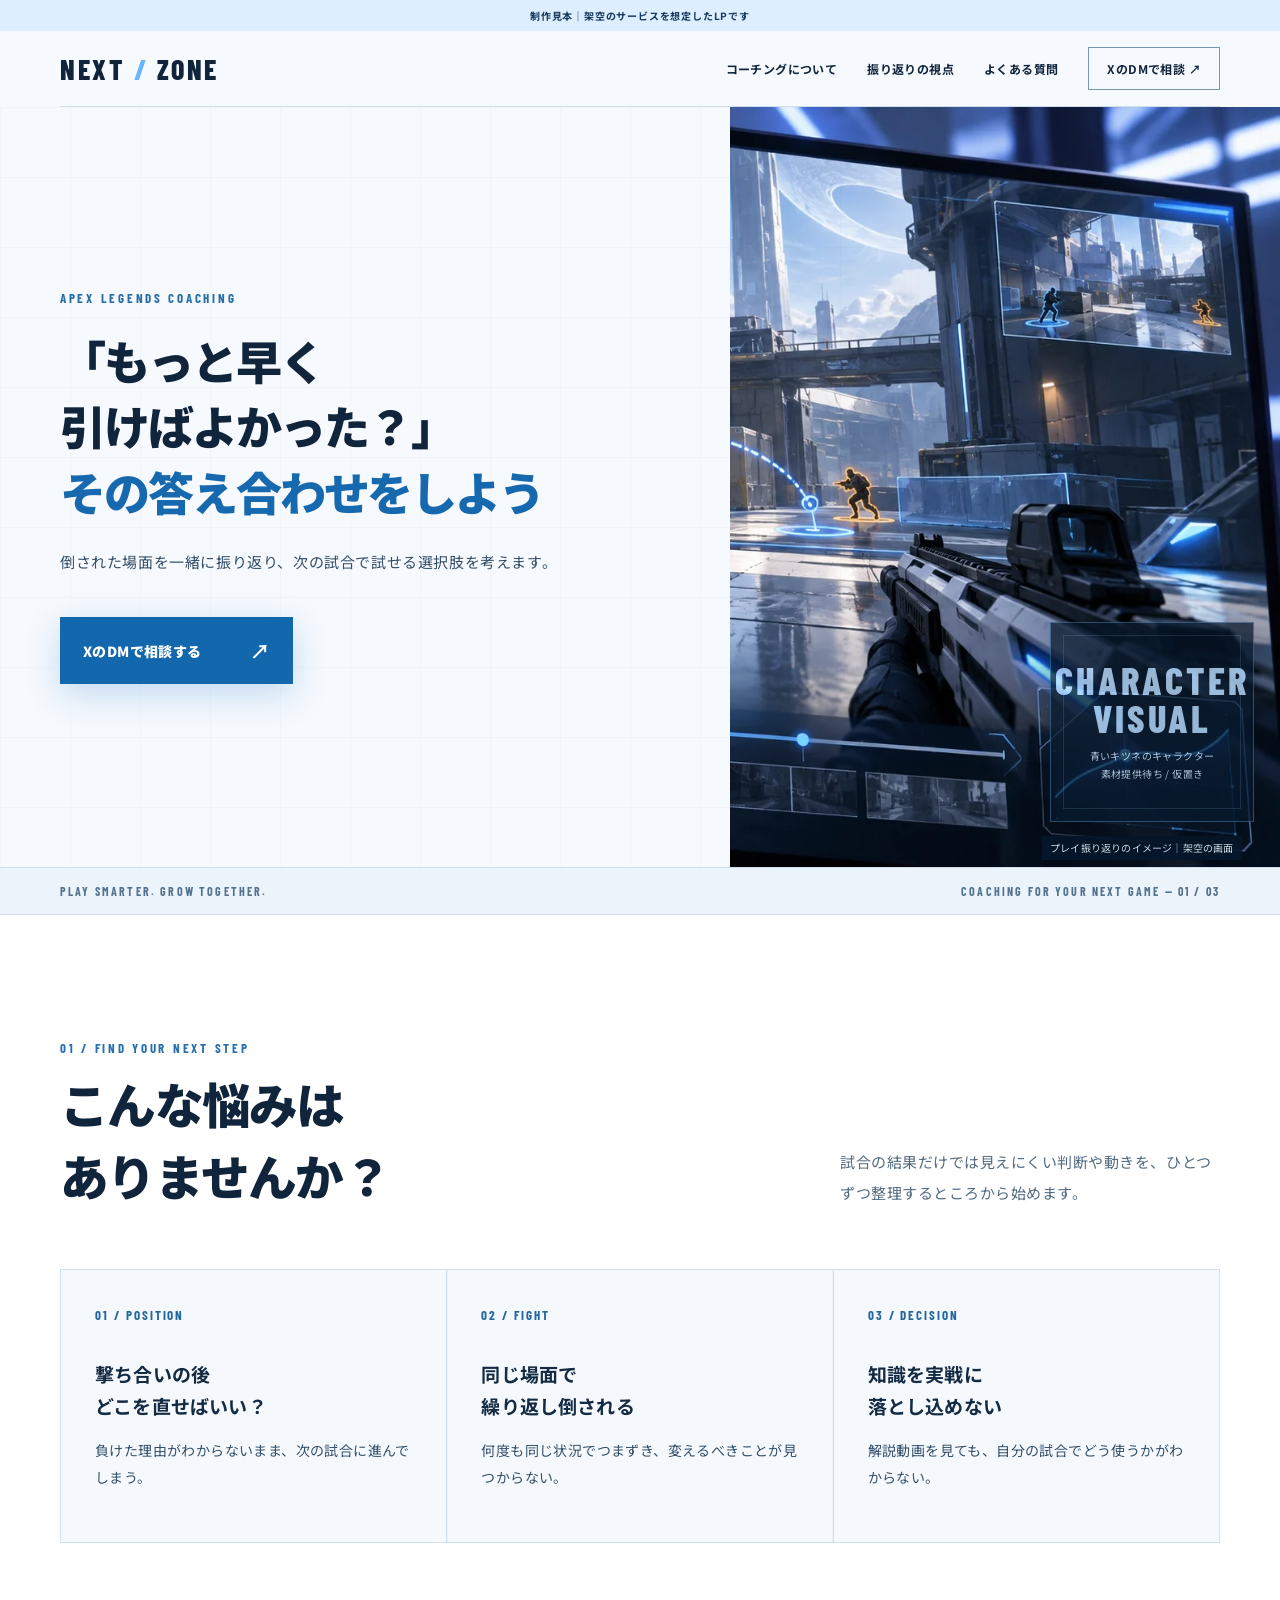
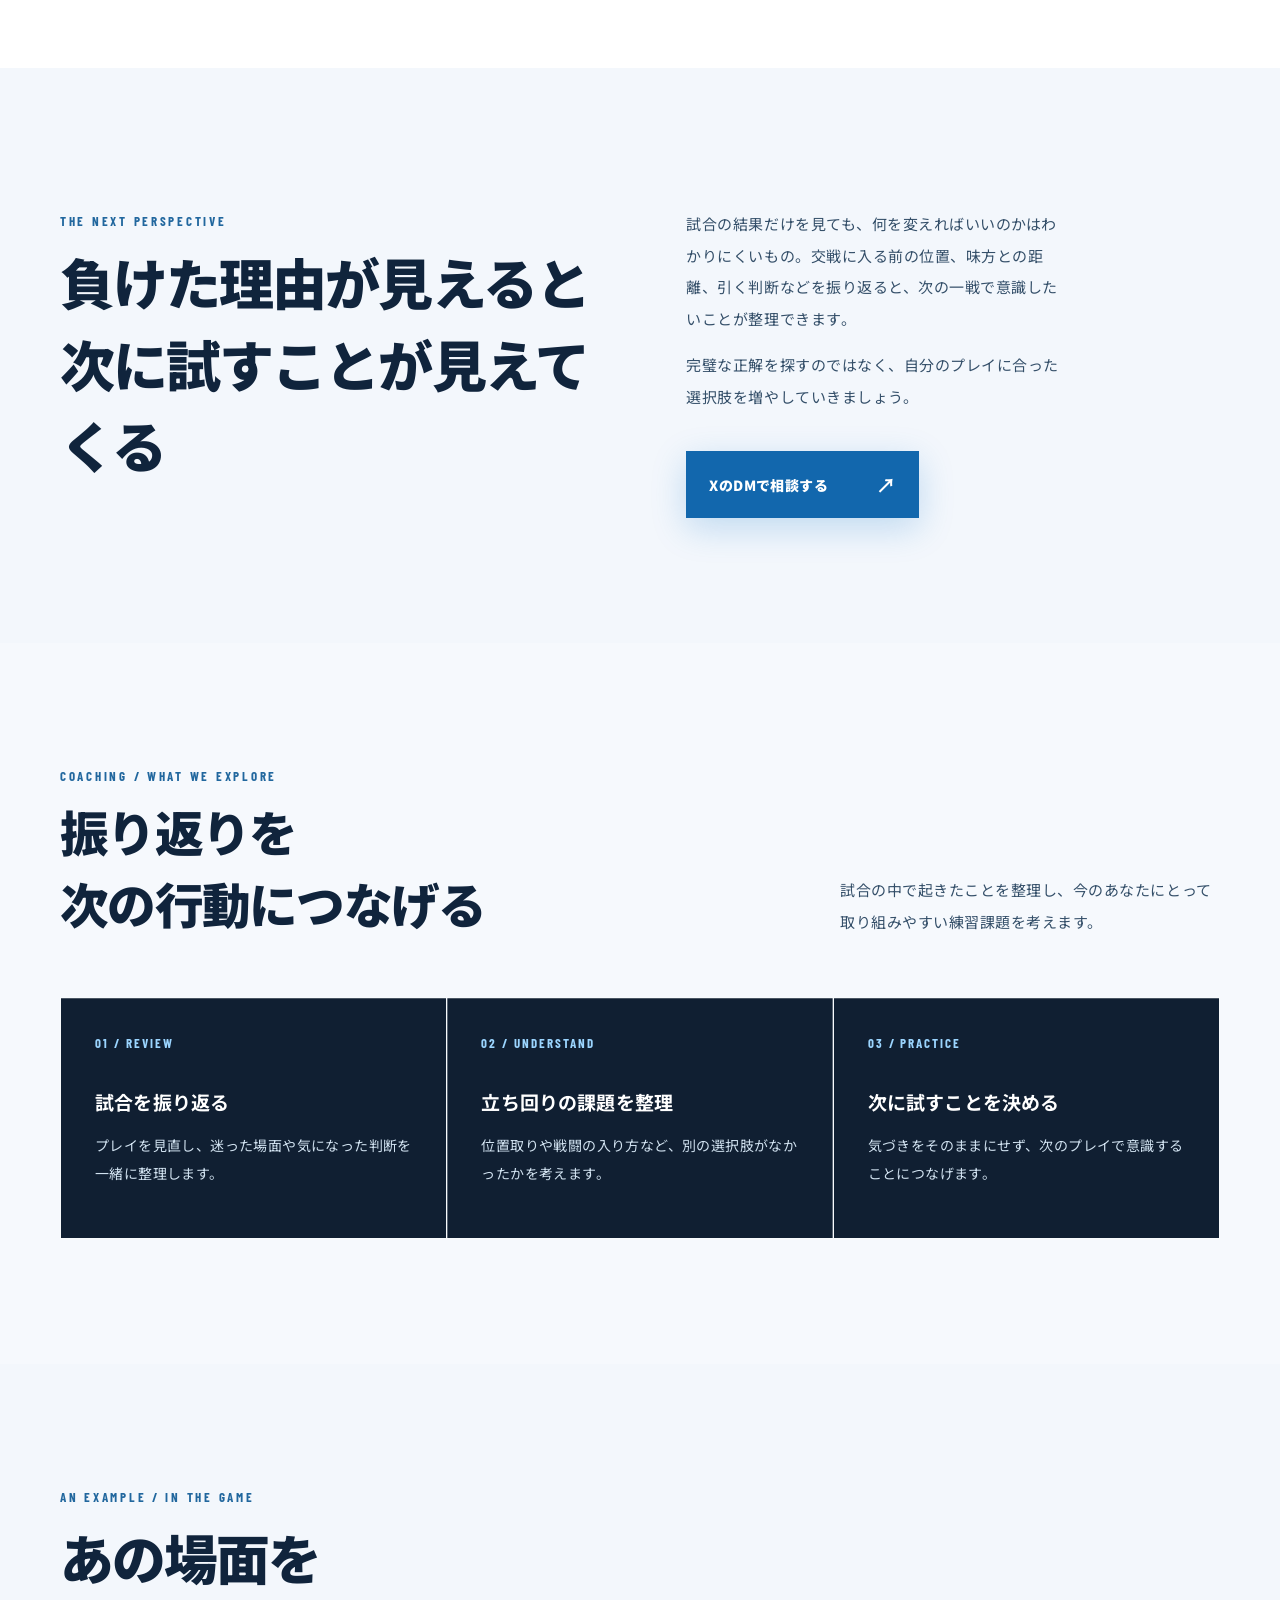
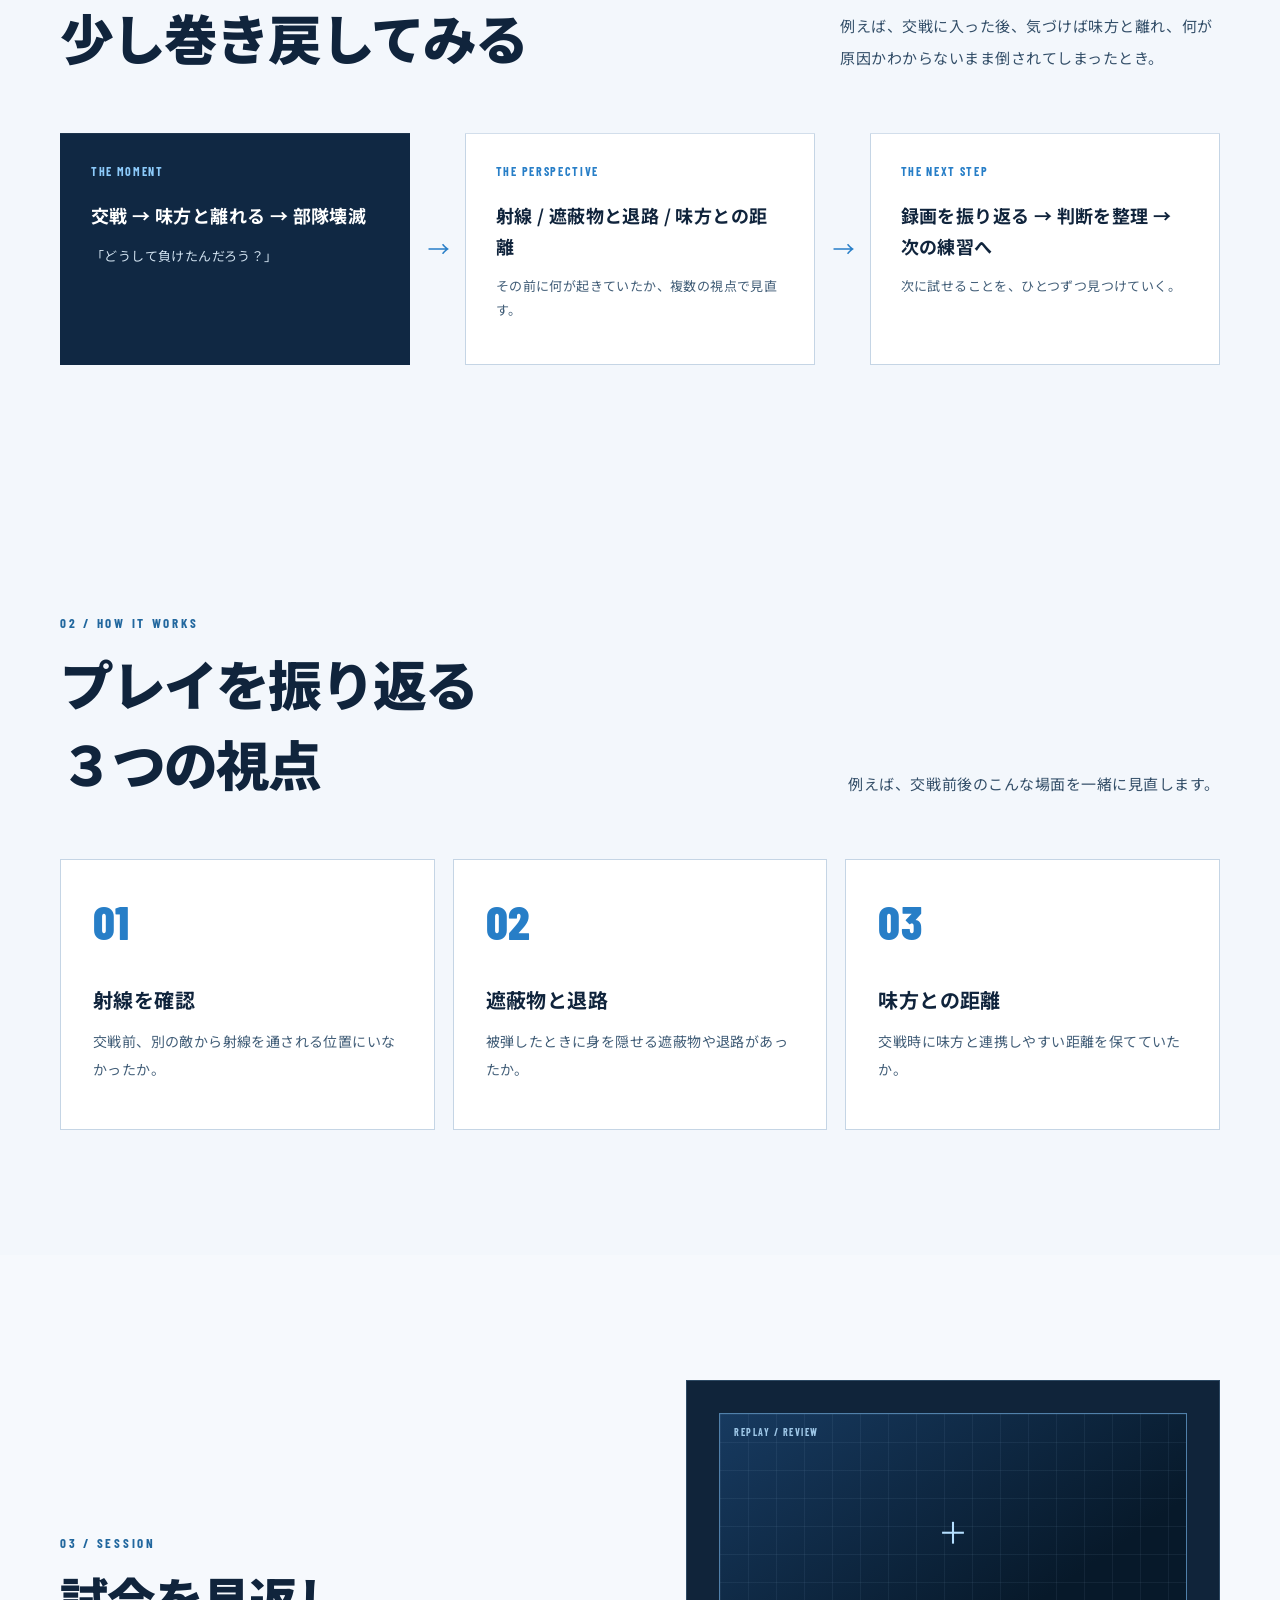
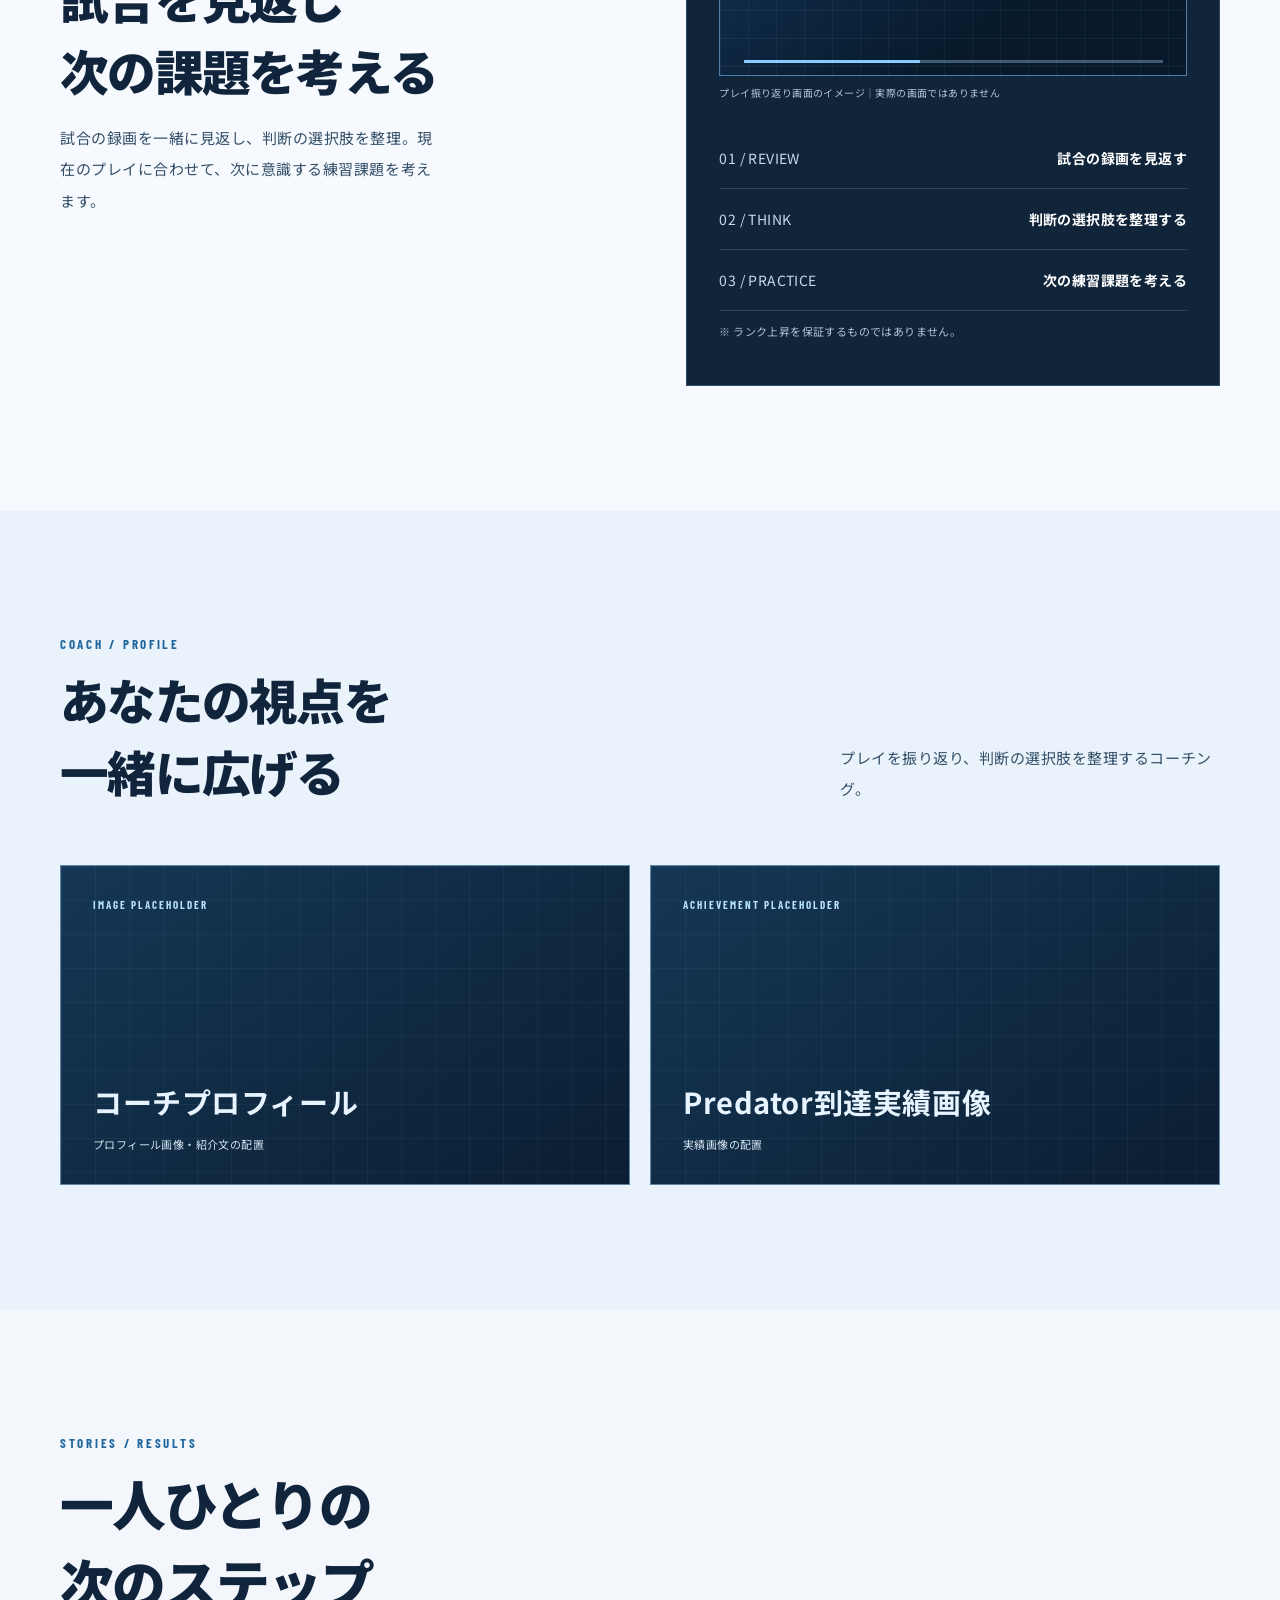
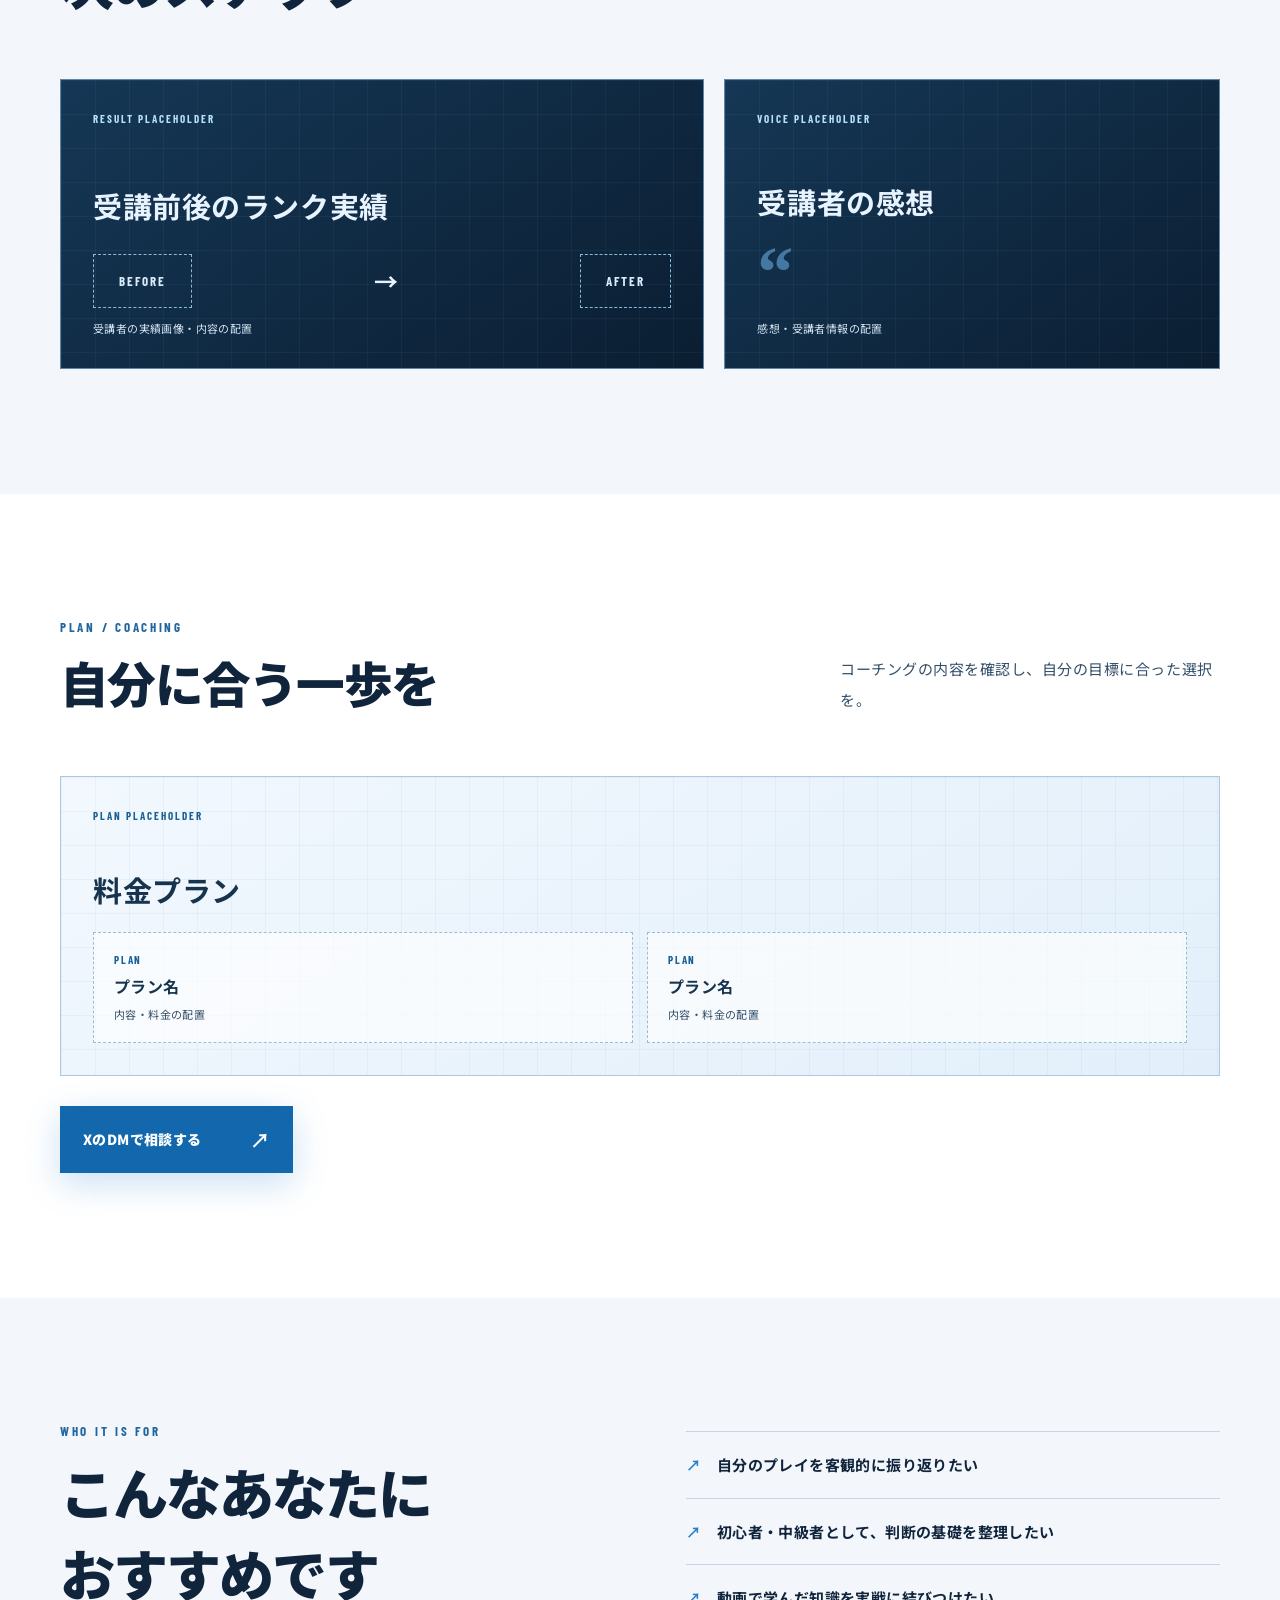
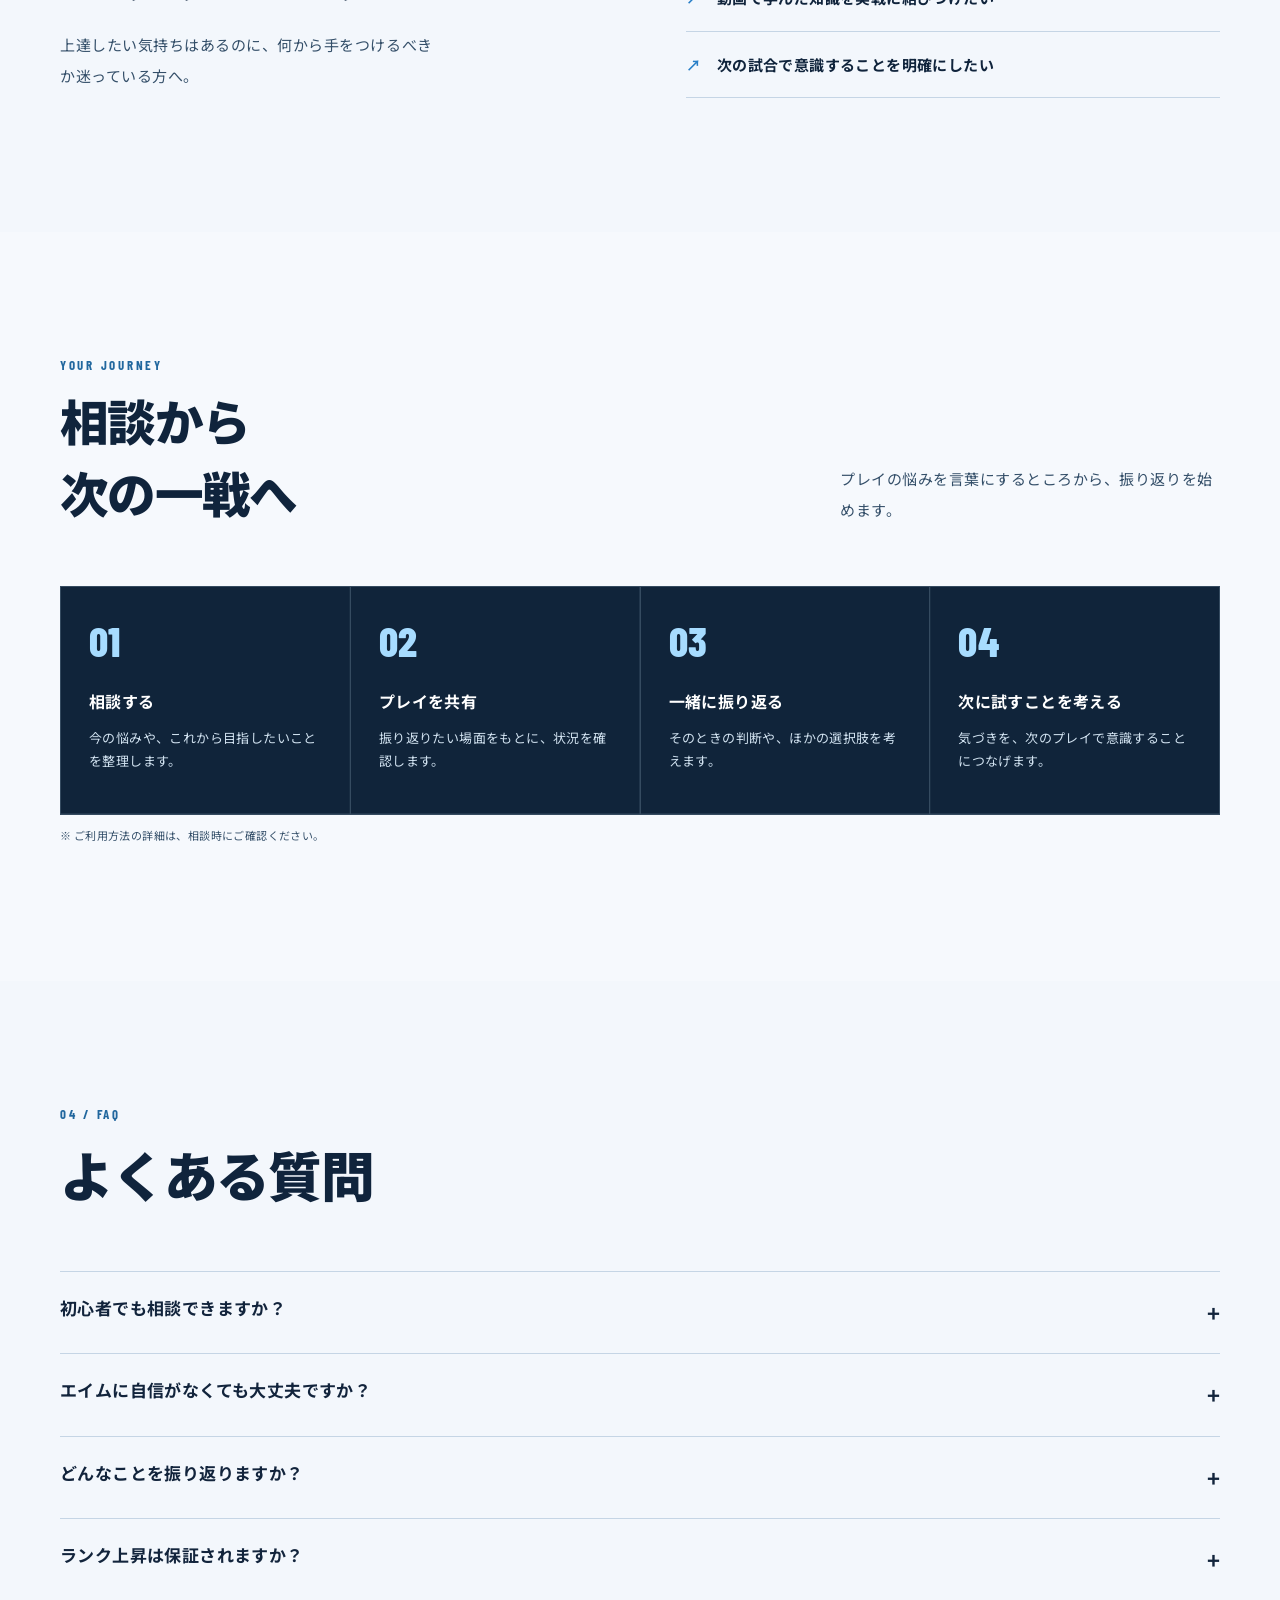
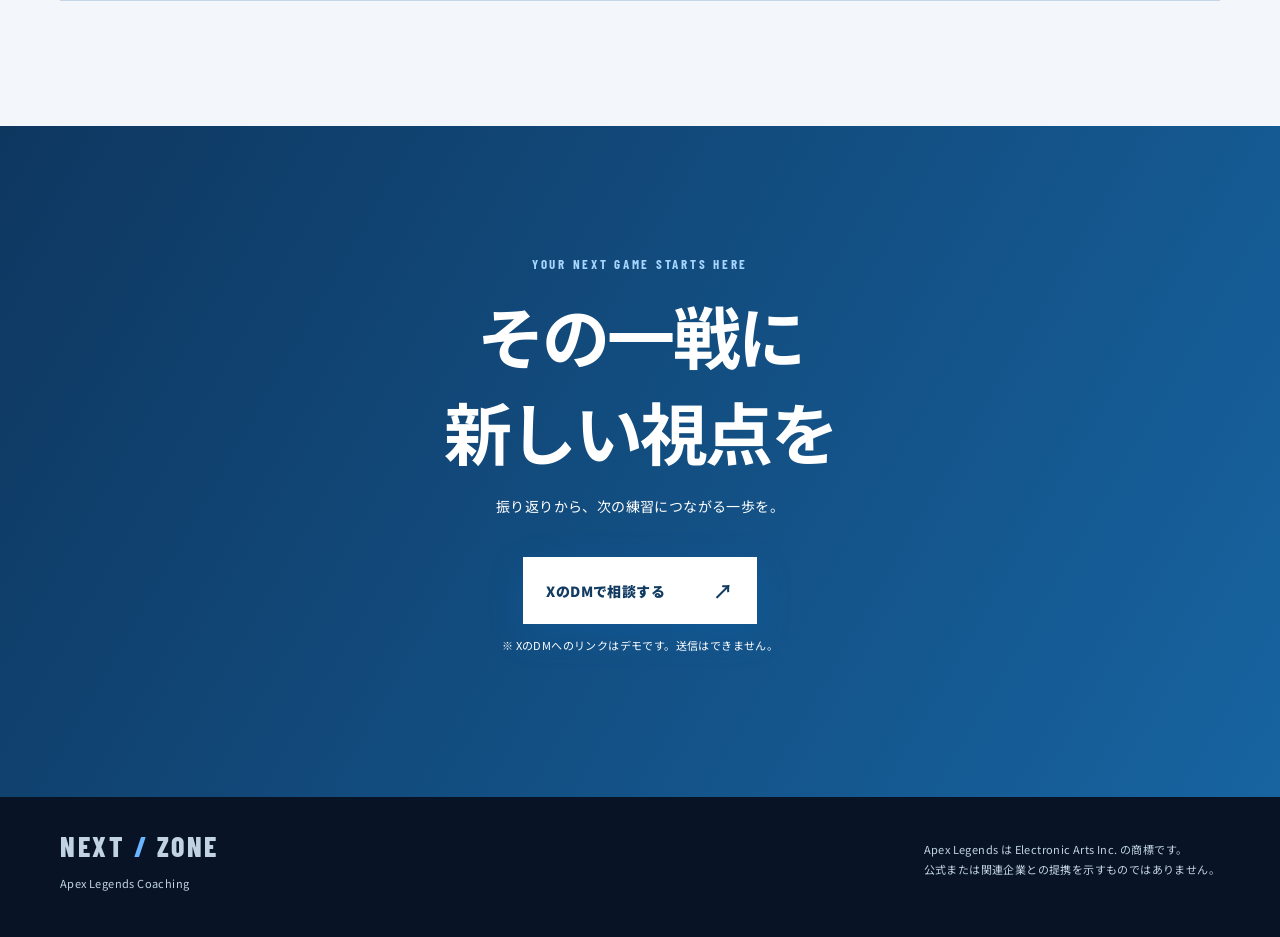
<file: apex-sample/index.html>
<!doctype html><html lang="ja"><head><meta charset="utf-8"><meta name="viewport" content="width=device-width,initial-scale=1"><meta name="theme-color" content="#081426"><title>NEXT ZONE | Apex コーチング サンプル</title><style>
@import url('https://fonts.googleapis.com/css2?family=Barlow+Condensed:wght@600;700;800&family=Noto+Sans+JP:wght@400;500;700;900&display=swap');
:root{--bg:#081426;--paper:#f3f7fc;--lime:#6ab5ff;--muted:#9eafc5}*{box-sizing:border-box}html{scroll-behavior:smooth}body{margin:0;background:var(--bg);color:#fff;font-family:'Noto Sans JP',sans-serif}a{color:inherit;text-decoration:none}button{font:inherit}.wrap{width:min(1160px,calc(100% - 48px));margin:auto}.notice{text-align:center;background:var(--lime);color:#17375c;padding:8px;font-size:11px;font-weight:700;letter-spacing:.05em}.header{height:76px;display:flex;align-items:center;justify-content:space-between;border-bottom:1px solid #ffffff24}.logo{font:800 25px 'Barlow Condensed',sans-serif;letter-spacing:.06em}.logo i{color:var(--lime);font-style:normal}.nav{display:flex;gap:30px;align-items:center;font-size:12px;font-weight:700}.nav a:last-child{border:1px solid #ffffff80;padding:12px 18px}.hero{position:relative;overflow:hidden;min-height:665px;display:flex;align-items:center}.hero:before{content:'';position:absolute;inset:0;background:radial-gradient(ellipse at 80% 45%,#1769b45c,transparent 34%),linear-gradient(120deg,#081426 35%,#0d2747 100%)}.hero .wrap{position:relative;z-index:2}.kicker,.eyebrow{color:var(--lime);font:700 13px 'Barlow Condensed',sans-serif;letter-spacing:.2em}.hero h1{font-size:clamp(38px,6.4vw,76px);line-height:1.26;letter-spacing:-.055em;margin:22px 0}.hero h1 span{color:var(--lime)}.hero p{font-size:15px;line-height:2;color:#c5cbc5;max-width:520px}.cta{display:inline-flex;gap:48px;align-items:center;background:var(--lime);color:#11190a;padding:19px 23px;font-size:14px;font-weight:900;margin-top:24px}.cta b{font-size:20px}.hero-art{position:absolute;right:4%;top:6%;width:48%;height:88%;opacity:.8}.ring{position:absolute;border:1px solid #6fb7f655;border-radius:50%;width:min(38vw,480px);aspect-ratio:1;right:4%;top:10%;box-shadow:0 0 0 45px #3b91dd08,0 0 0 100px #3b91dd07}.ring:before,.ring:after{content:'';position:absolute;background:#6ab5ff;opacity:.4}.ring:before{width:1px;height:125%;left:50%;top:-12%}.ring:after{height:1px;width:125%;top:50%;left:-12%}.arrow{position:absolute;right:15%;top:24%;font:800 clamp(130px,20vw,250px)/1 'Barlow Condensed';color:#6ab5ff;transform:rotate(-25deg);text-shadow:0 0 65px #459fff77}.art-label{position:absolute;right:8%;bottom:7%;font:700 12px 'Barlow Condensed';letter-spacing:.25em;color:#8baccc}.strip{border-top:1px solid #ffffff22;border-bottom:1px solid #ffffff22;padding:16px 0;color:#91a9c2;font:700 12px 'Barlow Condensed';letter-spacing:.18em}.strip .wrap{display:flex;justify-content:space-between}.section{padding:110px 0}.section-head{display:flex;justify-content:space-between;gap:35px;align-items:end;margin-bottom:45px}.section h2{font-size:clamp(28px,4vw,44px);line-height:1.45;letter-spacing:-.04em;margin:12px 0}.lead{color:#9da79e;line-height:1.9;font-size:14px;max-width:380px}.problems{display:grid;grid-template-columns:repeat(3,1fr);gap:1px;background:#ffffff22;border:1px solid #ffffff22}.problem{background:#101f32;padding:34px;min-height:210px}.num{font:700 13px 'Barlow Condensed';color:var(--lime);letter-spacing:.15em}.problem h3{font-size:17px;line-height:1.6;margin:35px 0 12px}.problem p,.card p{color:#aab3aa;line-height:1.8;font-size:13px}.light{background:var(--paper);color:#161a17}.light .eyebrow{color:#276fae}.light .lead{color:#667067}.steps{display:grid;grid-template-columns:repeat(3,1fr);gap:18px}.card{border:1px solid #bdc3b7;padding:28px;min-height:245px}.card strong{font:800 38px 'Barlow Condensed';color:#277ec7}.card h3{margin:35px 0 10px;font-size:18px}.card p{color:#5e685e}.detail{display:grid;grid-template-columns:1fr 1fr;gap:70px;align-items:center}.detail-box{background:#1c2420;border:1px solid #354138;padding:32px}.detail-row{padding:20px 0;border-bottom:1px solid #ffffff22;display:flex;justify-content:space-between;gap:20px;font-size:14px}.detail-row:last-child{border:0}.detail-row span{color:#97a399}.faq{border-top:1px solid #bfc6b9}.faq details{border-bottom:1px solid #bfc6b9;padding:22px 0}.faq summary{font-weight:700;cursor:pointer;list-style:none;display:flex;justify-content:space-between;gap:12px}.faq summary:after{content:'+';font-size:22px}.faq details[open] summary:after{content:'−'}.faq p{font-size:14px;line-height:1.9;color:#59645b}.closing{text-align:center;padding:100px 24px;background:#1764a1;color:#123b62}.closing .eyebrow{color:#a6d6ff}.closing h2{font-size:clamp(30px,5vw,52px);margin:15px 0}.closing p{font-size:14px;line-height:1.9}.closing .cta{background:#123b62;color:#fff}.footer{padding:32px 0;color:#8e9990;font-size:11px;line-height:1.8}.footer .wrap{display:flex;justify-content:space-between;gap:20px}.modal{position:fixed;inset:0;background:#000b;display:none;align-items:center;justify-content:center;z-index:10;padding:24px}.modal.open{display:flex}.dialog{background:#f3f7fc;color:#131913;padding:32px;max-width:420px;width:100%}.dialog h3{margin-top:0}.dialog p{line-height:1.8;font-size:14px}.dialog button{border:0;background:#123b62;color:white;padding:12px 24px;cursor:pointer}@media(max-width:700px){.wrap{width:calc(100% - 36px)}.header{height:66px}.nav a:not(:last-child){display:none}.nav{gap:0}.nav a:last-child{font-size:11px;padding:10px}.hero{min-height:650px;align-items:flex-start;padding:74px 0 120px}.hero h1{font-size:42px}.hero p{max-width:340px}.hero-art{width:100%;height:52%;top:auto;bottom:0;right:-24%;opacity:.35}.ring{width:300px}.arrow{font-size:170px}.art-label{display:none}.strip .wrap span:last-child{display:none}.section{padding:76px 0}.section-head{display:block}.section-head .lead{margin-top:20px}.problems,.steps,.detail{grid-template-columns:1fr}.problem{min-height:0}.problem h3{margin:20px 0 8px}.card{min-height:0}.card h3{margin-top:20px}.detail{gap:30px}.footer .wrap{display:block}.footer p{margin:10px 0}.closing{padding:75px 20px}}

/* Refined navy / blue / white esports direction */
:root{--bg:#081426;--paper:#f3f7fc;--lime:#6ab5ff;--muted:#9eafc5}body{background:#081426}.notice{background:#dceeff;color:#17375c}.header{border-color:#ffffff24}.logo i{color:#6ab5ff}.hero:before{background:radial-gradient(ellipse at 78% 45%,#1769b45c,transparent 40%),linear-gradient(120deg,#081426 35%,#0d2747 100%)}.hero h1 span,.kicker,.eyebrow,.num{color:#80c5ff}.hero p{color:#c2d2e5}.cta{background:#2386df;color:#fff;box-shadow:0 10px 35px #0873c738}.hero-art{right:3%;top:7%;width:47%;height:85%;display:grid;place-items:center}.character-placeholder{position:relative;width:min(32vw,390px);aspect-ratio:4/5;border:1px solid #6fb7f66b;background:linear-gradient(145deg,#183e68a0,#081728b0);display:flex;flex-direction:column;align-items:center;justify-content:center;text-align:center;box-shadow:0 0 100px #2885d32b;clip-path:polygon(0 6%,8% 0,100% 0,100% 94%,92% 100%,0 100%)}.character-placeholder:before{content:'';position:absolute;inset:12px;border:1px solid #90c9f52d;pointer-events:none}.character-placeholder span{font:800 clamp(38px,5vw,66px)/.9 'Barlow Condensed',sans-serif;letter-spacing:.08em;color:#b9ddff}.character-placeholder small{font-size:11px;color:#b2cde7;line-height:1.8;margin-top:22px}.art-label{color:#8baccc}.strip{color:#91a9c2}.problems{background:#ffffff20}.problem{background:#101f32}.problem p{color:#aec0d4}.light{background:#f3f7fc;color:#12243c}.light .eyebrow{color:#276fae}.light .lead,.card p{color:#566d84}.card{border-color:#c5d5e5;background:#fff}.card strong{color:#277ec7}.detail-box{background:#10243a;border-color:#2d4963}.detail-row span{color:#a9bfd2}.faq{border-color:#c5d5e5}.faq details{border-color:#c5d5e5}.faq p{color:#526b81}.closing{background:linear-gradient(120deg,#0e3760,#1764a1);color:#fff}.closing .eyebrow{color:#a6d6ff}.closing .cta{background:#fff;color:#123b62}.footer{color:#a0b4ca}.dialog{background:#f3f7fc;color:#12243c}.dialog button{background:#123e68}.detail-box p{color:#b0c3d8!important}@media(max-width:700px){.hero{min-height:720px;padding-top:62px}.hero h1{font-size:clamp(31px,9vw,42px);line-height:1.33}.hero-art{width:63%;height:36%;right:-4%;bottom:0;top:auto;opacity:.8}.character-placeholder{width:185px}.character-placeholder span{font-size:36px}.character-placeholder small{font-size:9px;margin-top:12px}.art-label{display:none}.hero p{max-width:95%;font-size:13px}.hero .cta{position:relative;z-index:2}.detail-row{font-size:12px}}
.recommend{border-top:1px solid #c5d5e5}.recommend div{padding:20px 0;border-bottom:1px solid #c5d5e5;font-weight:700;font-size:15px;line-height:1.7}.recommend div:before{content:'↗';color:#277ec7;margin-right:15px}.journey{display:grid;grid-template-columns:repeat(4,1fr);gap:1px;background:#354b60;border:1px solid #354b60}.journey>div{background:#10243a;padding:28px;min-height:205px}.journey b{font:800 32px 'Barlow Condensed';color:#80c5ff}.journey h3{font-size:16px;margin:24px 0 10px}.journey p,.flow-note{color:#aec0d4;font-size:13px;line-height:1.8}.flow-note{font-size:11px}@media(max-width:700px){.journey{grid-template-columns:1fr 1fr}.journey>div{padding:22px;min-height:190px}.recommend div{font-size:14px}}.example{display:grid;grid-template-columns:1fr auto 1fr auto 1fr;align-items:stretch;gap:14px}.example>div{background:#fff;border:1px solid #c5d5e5;padding:25px}.example>span{align-self:center;color:#277ec7;font-size:22px;transform:rotate(-90deg)}.example small{display:block;font:700 12px Barlow Condensed,sans-serif;letter-spacing:.14em;color:#277ec7;margin-bottom:22px}.example strong{font-size:16px;line-height:1.7}.example p{font-size:13px;color:#566d84;line-height:1.8}@media(max-width:700px){.example{grid-template-columns:1fr;gap:6px}.example>span{justify-self:center;transform:none}.example>div{padding:20px}.example small{margin-bottom:10px}}
/* Independent editorial visual and progressive scroll enhancement. */
.hero{isolation:isolate}.hero:before{background:linear-gradient(90deg,rgba(4,15,30,.98) 0%,rgba(5,18,34,.9) 38%,rgba(5,18,34,.42) 78%,rgba(5,18,34,.3) 100%),url("replay-concept.webp") center 48% / cover no-repeat}.hero:after{content:"";position:absolute;inset:0;z-index:0;background-image:linear-gradient(#8dc8ff0c 1px,transparent 1px),linear-gradient(90deg,#8dc8ff0c 1px,transparent 1px);background-size:70px 70px;pointer-events:none}.hero-art{right:3%;top:auto;bottom:7%;width:220px;height:auto;z-index:2;display:block}.character-placeholder{width:100%;aspect-ratio:auto;min-height:115px;padding:18px;clip-path:none;background:#081a2adf;box-shadow:0 20px 45px #0006}.character-placeholder span{font-size:25px;line-height:1}.character-placeholder small{font-size:10px;margin-top:10px}.art-label{display:none}.editorial-image{margin:30px 0 0;position:relative}.editorial-image img{width:100%;height:auto;display:block;aspect-ratio:16/10;object-fit:cover;box-shadow:0 18px 45px #12365324}.editorial-image figcaption{font:700 11px Barlow Condensed,sans-serif;letter-spacing:.18em;color:#5082ad;margin-top:9px}.js-reveal .reveal{opacity:0;transform:translateY(22px);transition:opacity .7s ease,transform .7s cubic-bezier(.2,.7,.2,1)}.js-reveal .reveal.is-visible{opacity:1;transform:none}@media(max-width:700px){.hero{min-height:740px;padding-top:55px;padding-bottom:250px}.hero:before{background:linear-gradient(180deg,rgba(4,15,30,.93) 0%,rgba(4,15,30,.85) 41%,rgba(4,15,30,.25) 80%,rgba(4,15,30,.45) 100%),url("replay-concept.webp") center bottom / auto 100% no-repeat}.hero-art{width:148px;right:18px;bottom:18px;opacity:1}.character-placeholder{width:100%;min-height:85px;padding:11px}.character-placeholder span{font-size:18px}.character-placeholder small{font-size:9px;margin-top:8px}.editorial-image img{aspect-ratio:4/3}.js-reveal .reveal{transform:translateY(14px)}}@media(prefers-reduced-motion:reduce){html{scroll-behavior:auto}.js-reveal .reveal{opacity:1;transform:none;transition:none}}

/* Editorial esports redesign: clear typographic hierarchy, varied cadence. */
body{font-family:"Noto Sans JP","Hiragino Kaku Gothic ProN",Meiryo,sans-serif;font-weight:400;letter-spacing:.025em} .notice{font-size:10px;letter-spacing:.08em}.logo{font-size:28px;letter-spacing:.09em}.hero{min-height:760px}.hero:before{background:linear-gradient(90deg,rgba(3,12,25,.97) 0%,rgba(5,17,31,.93) 42%,rgba(5,17,31,.5) 78%,rgba(5,17,31,.25) 100%),url("replay-concept.webp") center / cover}.hero h1{font-family:"Noto Sans JP",sans-serif;font-weight:900;font-size:clamp(42px,5.4vw,70px);line-height:1.42;letter-spacing:-.045em;max-width:740px;text-wrap:balance}.hero h1 span{color:#a4d8ff}.hero p{font-size:15px;line-height:2.15;letter-spacing:.04em;max-width:480px}.kicker,.eyebrow{font-weight:700;letter-spacing:.21em}.hero-art{width:clamp(185px,20vw,285px);right:5%;bottom:7%;top:auto}.character-concept{position:relative;margin:0;border:1px solid #9bcfff55;background:#081426;box-shadow:0 18px 55px #0009}.character-concept img{display:block;width:100%;aspect-ratio:4/5;object-fit:cover;object-position:center 20%}.character-concept figcaption{padding:9px 12px;font-size:9px;line-height:1.6;letter-spacing:.02em;color:#c5d9eb}.section{padding:125px 0}.section h2{font-size:clamp(32px,3.8vw,51px);font-weight:900;line-height:1.48;letter-spacing:-.035em}.section-head{align-items:end}.lead{font-size:15px;line-height:2.1;letter-spacing:.035em}.light .section-head h2{font-size:clamp(34px,4.2vw,56px)}.light .detail h2{font-size:clamp(35px,4.3vw,58px)}.problem{padding:37px 34px;min-height:240px}.problem h3{font-size:19px;line-height:1.7;letter-spacing:.01em}.problem p,.card p{font-size:14px;line-height:1.95}.num{font-size:13px}.card{padding:32px}.card strong{font-size:48px}.card h3{font-size:20px}.detail{gap:8%;grid-template-columns:1fr 1fr}.editorial-image img{aspect-ratio:16/11}.example{gap:16px}.example>div{padding:30px;min-height:185px}.example strong{font-size:18px;line-height:1.7}.example>div:first-child{background:#102843;color:#fff;border-color:#102843}.example>div:first-child p{color:#b5cde1}.example>div:first-child small{color:#8ccafa}.journey>div{min-height:220px}.journey b{font-size:42px}.faq summary{font-size:17px;line-height:1.7}.faq p{font-size:14px;line-height:2}.closing{padding:130px 24px}.closing h2{font-size:clamp(38px,5.5vw,68px);line-height:1.4;letter-spacing:-.04em}.review-mock{margin-bottom:27px}.review-screen{aspect-ratio:16/9;position:relative;overflow:hidden;background:linear-gradient(145deg,#173a60,#07192a 70%);border:1px solid #5080aa}.review-screen:before{content:"";position:absolute;inset:0;background:linear-gradient(#b2d7f711 1px,transparent 1px),linear-gradient(90deg,#b2d7f711 1px,transparent 1px);background-size:28px 28px}.review-screen span{position:absolute;top:12px;left:14px;font:700 10px Barlow Condensed,sans-serif;letter-spacing:.15em;color:#9ec7e7}.crosshair{position:absolute;left:50%;top:45%;color:#b5dfff;transform:translate(-50%,-50%);font-size:30px}.review-timeline{position:absolute;bottom:12px;left:5%;right:5%;height:3px;background:#80a7ca77}.review-timeline i{display:block;width:42%;height:100%;background:#86ccff}.review-mock p{color:#a9bfd2;font-size:10px;line-height:1.7;margin:8px 0 0}.motion-ready .motion-item{opacity:0;transition:opacity .75s ease,transform .75s ease,clip-path .85s ease}.motion-ready .reveal-soft{transform:translateY(12px)}.motion-ready .reveal-line{transform:translateX(-10px)}.motion-ready .reveal-image{clip-path:inset(0 8% 0 0)}.motion-ready .motion-item.is-visible{opacity:1;transform:none;clip-path:inset(0)}@media(max-width:700px){.hero{min-height:800px;padding:55px 0 340px}.hero:before{background:linear-gradient(180deg,rgba(3,12,25,.95) 0%,rgba(4,15,30,.9) 42%,rgba(4,15,30,.32) 76%,rgba(4,15,30,.58) 100%),url("replay-concept.webp") center bottom / auto 100% no-repeat}.hero h1{font-size:clamp(29px,8vw,40px);line-height:1.48;letter-spacing:-.045em;margin:20px 0}.hero p{font-size:14px;line-height:2}.hero-art{width:145px;right:18px;bottom:18px}.character-concept figcaption{font-size:8px;padding:6px 8px}.section{padding:82px 0}.section h2,.light .section-head h2,.light .detail h2{font-size:clamp(29px,8vw,39px);line-height:1.48}.lead{font-size:14px;line-height:2}.section-head{margin-bottom:32px}.problem{min-height:0;padding:28px}.problem h3{font-size:17px}.problem p,.card p{font-size:13px}.card{padding:25px}.card strong{font-size:40px}.card h3{font-size:18px}.example>div{min-height:0;padding:22px}.example strong{font-size:16px}.journey>div{min-height:190px}.journey b{font-size:36px}.faq summary{font-size:15px}.closing{padding:90px 20px}.closing h2{font-size:clamp(32px,9vw,45px)}}@media(prefers-reduced-motion:reduce){.motion-ready .motion-item{opacity:1;transform:none;clip-path:none;transition:none}}

/* Clearly identified client-content slots; no invented credentials or testimonials. */
.hero-art{width:clamp(185px,20vw,285px);right:5%;bottom:7%;top:auto}.character-placeholder{width:100%;min-height:200px;aspect-ratio:auto;display:flex;padding:20px;clip-path:none;background:#07182ae8}.character-placeholder span{font-size:clamp(25px,3vw,42px)}.character-placeholder small{font-size:10px}.asset-slot{position:relative;overflow:hidden;border:1px solid #5e84a6;background:linear-gradient(145deg,#153755,#0b1e32);color:#d9ecfb;padding:32px;display:flex;flex-direction:column;justify-content:flex-end}.asset-slot:before{content:"";position:absolute;inset:0;background:linear-gradient(#b6dfff0c 1px,transparent 1px),linear-gradient(90deg,#b6dfff0c 1px,transparent 1px);background-size:34px 34px;pointer-events:none}.asset-slot>*{position:relative}.asset-slot strong{font-size:clamp(20px,2.3vw,29px);line-height:1.5;letter-spacing:.02em}.asset-slot small{font-size:11px;color:#b2cbe0;margin-top:12px}.slot-label{font:700 11px Barlow Condensed,sans-serif;letter-spacing:.18em;color:#8ecaff;margin-bottom:auto}.profile-layout{display:grid;grid-template-columns:1fr 1fr;gap:20px}.profile-slot,.rank-slot{min-height:320px}.results-layout{display:grid;grid-template-columns:1.3fr 1fr;gap:20px}.result-slot,.voice-slot{min-height:290px}.rank-preview{display:flex;align-items:center;justify-content:space-between;gap:12px;margin-top:26px}.rank-preview span{border:1px dashed #88b8dc;padding:18px 25px;font:700 13px Barlow Condensed,sans-serif;letter-spacing:.16em}.rank-preview b{font-size:24px;color:#85c9ff}.quote-mark{font:700 72px/1 Georgia,serif;color:#73b9ef88;margin-top:12px}.plan-slot{min-height:300px}.plan-preview{display:grid;grid-template-columns:1fr 1fr;gap:14px;margin-top:20px}.plan-preview div{border:1px dashed #82a7c5;padding:20px;display:flex;flex-direction:column;gap:8px}.plan-preview span{font:700 11px Barlow Condensed,sans-serif;letter-spacing:.16em;color:#8ecaff}.plan-preview b{font-size:16px}.plan-preview small{margin:0}.pricing-section .cta{margin-top:30px}@media(max-width:700px){.hero-art{width:145px;right:18px;bottom:18px}.character-placeholder{min-height:95px;padding:12px}.character-placeholder span{font-size:20px}.character-placeholder small{font-size:9px}.profile-layout,.results-layout{grid-template-columns:1fr}.profile-slot,.rank-slot{min-height:220px}.result-slot,.voice-slot{min-height:220px}.asset-slot{padding:24px}.asset-slot strong{font-size:21px}.plan-preview{grid-template-columns:1fr 1fr}.plan-preview div{padding:14px}.rank-preview span{padding:12px 16px}}

/* Bright editorial balance: white space alongside navy and blue accents. */
body{background:#f6f9fd;color:#10243c}.section{color:#fff}.section.light{color:#12243c}.header{color:#10243c;border-color:#cfdded}.nav a:last-child{border-color:#7697b4}.hero{background:#f6f9fd;color:#10243c}.hero:before{background:linear-gradient(90deg,#f6f9fd 0%,#f6f9fdf7 43%,#e9f3fcaa 60%,#102c4f18 100%),url("replay-concept.webp") center right / cover no-repeat}.hero:after{background-image:linear-gradient(#215b900c 1px,transparent 1px),linear-gradient(90deg,#215b900c 1px,transparent 1px)}.hero h1{color:#10243c}.hero h1 span{color:#1769af}.hero .kicker{color:#276da6}.hero p{color:#405c76}.strip{background:#ecf4fb;border-color:#cfdded;color:#53728d}.section#about,.pricing-section{background:#fff;color:#10243c}.section#about .eyebrow,.pricing-section .eyebrow{color:#276fae}.section#about .lead,.pricing-section .lead{color:#526b81}.section#about .problems{background:#d1e0ee;border-color:#d1e0ee}.section#about .problem{background:#f5f9fd}.section#about .problem h3{color:#142b43}.section#about .problem p{color:#526b81}.section#about .num{color:#2779b9}.profile-section{background:#eaf3fb;color:#10243c}.profile-section .eyebrow{color:#276fae}.profile-section .lead{color:#526b81}.pricing-section .plan-slot{background:linear-gradient(145deg,#f2f8fe,#e2effa);color:#17344f;border-color:#aec8dd}.pricing-section .plan-slot:before{background:linear-gradient(#396f9d0e 1px,transparent 1px),linear-gradient(90deg,#396f9d0e 1px,transparent 1px);background-size:34px 34px}.pricing-section .slot-label,.pricing-section .plan-preview span{color:#246fa9}.pricing-section .asset-slot small{color:#526f87}.pricing-section .plan-preview div{background:#ffffffa8;border-color:#9cbcd5}.footer{background:#081426;color:#a0b4ca}.closing{color:#fff}.hero-art{z-index:2}@media(max-width:700px){.hero{min-height:750px;padding:52px 0 270px}.hero:before{background:linear-gradient(180deg,#f6f9fd 0%,#f6f9fdf5 45%,#e9f3fc80 65%,#081b3450 100%),url("replay-concept.webp") center bottom / auto 100% no-repeat}.hero h1{font-size:clamp(28px,8vw,40px)}.hero p{color:#405c76}.hero-art{bottom:18px}.pricing-section .plan-slot{min-height:260px}}

/* Explicit section surfaces and foregrounds, including nested dark cards. */
.section{background:#f6f9fd;color:#10243c}.section.light{background:#f3f7fc;color:#12243c}.section h2,.section h3{color:#10243c}.section .lead{color:#425e78}.section .eyebrow{color:#21679e}.section .problem{color:#f7fbff}.section .problem h3{color:#fff}.section .problem p{color:#c8d9e9}.section .problem .num{color:#9bd5ff}.section#about .problem{color:#10243c}.section#about .problem h3{color:#142b43}.section#about .problem p{color:#425e78}.section#about .problem .num{color:#21679e}.section .card h3,.section .example strong,.section .recommend{color:#10243c}.section .example>div:first-child strong{color:#fff}.section .detail-box,.section .detail-box b{color:#fff}.section .detail-box .detail-row span{color:#c8d9e9}.section .journey>div,.section .journey h3{color:#fff}.section .journey p{color:#c8d9e9}.section .journey b{color:#a7dcff}.section .flow-note{color:#425e78}.section .asset-slot strong,.section .asset-slot b{color:#e7f4ff}.section .pricing-section .asset-slot strong{color:#17344f}.pricing-section .asset-slot strong,.pricing-section .plan-preview b{color:#17344f}.section .faq p{color:#425e78}.cta{background:#1267ad;color:#fff}.closing .cta{background:#fff;color:#123b62}.pricing-section{background:#fff}.profile-section{background:#eaf3fb}.section .asset-slot small{color:#c8d9e9}.pricing-section .asset-slot small{color:#425e78}.section .slot-label{color:#a7dcff}.pricing-section .slot-label,.pricing-section .plan-preview span{color:#21679e}@media(max-width:700px){.detail{grid-template-columns:1fr;gap:30px}.section .lead{font-size:14px}.cta{gap:24px}}

/* Crisp split hero: readable white copy area, independent full-contrast photograph. */
.hero{background:#f6f9fd}.hero:before{background-image:linear-gradient(90deg,#f6f9fd 0%,#f6f9fd 45%,#f6f9fd00 62%),url("replay-concept.webp");background-position:center,right center;background-size:100% 100%,58% 100%;background-repeat:no-repeat}.hero:after{opacity:.45}.hero .wrap{z-index:3}.hero-art{z-index:4}@media(max-width:700px){.hero{min-height:740px;padding:52px 0 315px}.hero:before{background-image:linear-gradient(180deg,#f6f9fd 0%,#f6f9fd 57%,#f6f9fd00 66%),url("replay-concept.webp");background-position:center,center bottom;background-size:100% 100%,auto 300px;background-repeat:no-repeat}.hero:after{bottom:300px}.hero-art{bottom:16px}}

/* Desktop split keeps copy fully on the solid light surface. */
@media(min-width:701px){.hero:before{background-image:linear-gradient(90deg,#f6f9fd 0%,#f6f9fd 57%,#f6f9fd00 57%),url("replay-concept.webp");background-size:100% 100%,43% 100%;background-position:center,right center}.hero .wrap{padding-right:47%}.hero h1{font-size:clamp(34px,3.6vw,52px);max-width:100%;overflow-wrap:anywhere}.hero p{max-width:100%}.hero-art{right:2%;width:clamp(150px,16vw,220px)}}
.notice{color:#17375c}.hero p,.section .lead,.section .flow-note,.section .faq p{color:#344f69}.light .card p,.section .example p{color:#425e78}.section .example>div:first-child p,.section .problem p,.section .journey p,.section .asset-slot small,.review-mock p{color:#d1e2f0}.section#about .problem p,.pricing-section .asset-slot small{color:#344f69}.character-placeholder small{color:#d0e3f3}.footer{color:#c1d3e3}.slot-label,.section .slot-label{color:#b6e1ff}.pricing-section .slot-label,.pricing-section .plan-preview span{color:#1a5f96}
/* Original illustrative replay image, not an official game screen. */
.hero-image-caption{position:absolute;right:3%;bottom:10px;z-index:4;font-size:10px;letter-spacing:.02em;color:#e7f4ff;background:#071a30e8;padding:5px 8px;line-height:1.4}@media(min-width:701px){.hero:before{background-size:100% 100%,auto 100%}.hero-image-caption{right:3%;bottom:7px}.hero-art{bottom:45px}}@media(max-width:700px){.hero-image-caption{right:auto;left:18px;bottom:12px;font-size:9px}.hero-art{bottom:40px}}
</style></head><body><div class="notice">制作見本｜架空のサービスを想定したLPです</div><header class="wrap header"><a class="logo" href="#">NEXT<i> / </i>ZONE</a><nav class="nav"><a href="#about">コーチングについて</a><a href="#flow">振り返りの視点</a><a href="#faq">よくある質問</a><a href="#contact">XのDMで相談 ↗</a></nav></header><main><section class="hero"><span class="hero-image-caption">プレイ振り返りのイメージ｜架空の画面</span><div class="hero-art" aria-hidden="true"><div class="character-placeholder"><span>CHARACTER<br>VISUAL</span><small>青いキツネのキャラクター<br>素材提供待ち / 仮置き</small></div><div class="art-label">READ THE GAME / OWN YOUR NEXT MOVE</div></div><div class="wrap"><div class="kicker">APEX LEGENDS COACHING</div><h1>「もっと早く<br>引けばよかった？」<br><span>その答え合わせをしよう</span></h1><p>倒された場面を一緒に振り返り、次の試合で試せる選択肢を考えます。</p><a class="cta demo" href="#contact">XのDMで相談する <b>↗</b></a></div></section><div class="strip"><div class="wrap"><span>PLAY SMARTER. GROW TOGETHER.</span><span>COACHING FOR YOUR NEXT GAME — 01 / 03</span></div></div><section class="section" id="about"><div class="wrap"><div class="section-head"><div><div class="eyebrow">01 / FIND YOUR NEXT STEP</div><h2>こんな悩みは<br>ありませんか？</h2></div><p class="lead">試合の結果だけでは見えにくい判断や動きを、ひとつずつ整理するところから始めます。</p></div><div class="problems"><article class="problem"><div class="num">01 / POSITION</div><h3>撃ち合いの後<br>どこを直せばいい？</h3><p>負けた理由がわからないまま、次の試合に進んでしまう。</p></article><article class="problem"><div class="num">02 / FIGHT</div><h3>同じ場面で<br>繰り返し倒される</h3><p>何度も同じ状況でつまずき、変えるべきことが見つからない。</p></article><article class="problem"><div class="num">03 / DECISION</div><h3>知識を実戦に<br>落とし込めない</h3><p>解説動画を見ても、自分の試合でどう使うかがわからない。</p></article></div></div></section><section class="section light"><div class="wrap detail"><div><div class="eyebrow">THE NEXT PERSPECTIVE</div><h2>負けた理由が見えると<br>次に試すことが見えてくる</h2></div><div><p class="lead">試合の結果だけを見ても、何を変えればいいのかはわかりにくいもの。交戦に入る前の位置、味方との距離、引く判断などを振り返ると、次の一戦で意識したいことが整理できます。</p><p class="lead">完璧な正解を探すのではなく、自分のプレイに合った選択肢を増やしていきましょう。</p><a class="cta demo" href="#contact">XのDMで相談する <b>↗</b></a></div></div></section><section class="section"><div class="wrap"><div class="section-head"><div><div class="eyebrow">COACHING / WHAT WE EXPLORE</div><h2>振り返りを<br>次の行動につなげる</h2></div><p class="lead">試合の中で起きたことを整理し、今のあなたにとって取り組みやすい練習課題を考えます。</p></div><div class="problems"><article class="problem"><div class="num">01 / REVIEW</div><h3>試合を振り返る</h3><p>プレイを見直し、迷った場面や気になった判断を一緒に整理します。</p></article><article class="problem"><div class="num">02 / UNDERSTAND</div><h3>立ち回りの課題を整理</h3><p>位置取りや戦闘の入り方など、別の選択肢がなかったかを考えます。</p></article><article class="problem"><div class="num">03 / PRACTICE</div><h3>次に試すことを決める</h3><p>気づきをそのままにせず、次のプレイで意識することにつなげます。</p></article></div></div></section><section class="section light"><div class="wrap"><div class="section-head"><div><div class="eyebrow">AN EXAMPLE / IN THE GAME</div><h2>あの場面を<br>少し巻き戻してみる</h2></div><p class="lead">例えば、交戦に入った後、気づけば味方と離れ、何が原因かわからないまま倒されてしまったとき。</p></div><div class="example"><div><small>THE MOMENT</small><strong>交戦 → 味方と離れる → 部隊壊滅</strong><p>「どうして負けたんだろう？」</p></div><span>↓</span><div><small>THE PERSPECTIVE</small><strong>射線 / 遮蔽物と退路 / 味方との距離</strong><p>その前に何が起きていたか、複数の視点で見直す。</p></div><span>↓</span><div><small>THE NEXT STEP</small><strong>録画を振り返る → 判断を整理 → 次の練習へ</strong><p>次に試せることを、ひとつずつ見つけていく。</p></div></div></div></section><section class="section light" id="flow"><div class="wrap"><div class="section-head"><div><div class="eyebrow">02 / HOW IT WORKS</div><h2>プレイを振り返る<br>３つの視点</h2></div><p class="lead">例えば、交戦前後のこんな場面を一緒に見直します。</p></div><div class="steps"><article class="card"><strong>01</strong><h3>射線を確認</h3><p>交戦前、別の敵から射線を通される位置にいなかったか。</p></article><article class="card"><strong>02</strong><h3>遮蔽物と退路</h3><p>被弾したときに身を隠せる遮蔽物や退路があったか。</p></article><article class="card"><strong>03</strong><h3>味方との距離</h3><p>交戦時に味方と連携しやすい距離を保てていたか。</p></article></div></div></section><section class="section"><div class="wrap detail"><div><div class="eyebrow">03 / SESSION</div><h2>試合を見返し<br>次の課題を考える</h2><p class="lead">試合の録画を一緒に見返し、判断の選択肢を整理。現在のプレイに合わせて、次に意識する練習課題を考えます。</p></div><div class="detail-box"><div class="review-mock" aria-label="プレイ振り返り画面のイメージ"><div class="review-screen"><span>REPLAY / REVIEW</span><div class="crosshair">＋</div><div class="review-timeline"><i></i></div></div><p>プレイ振り返り画面のイメージ｜実際の画面ではありません</p></div><div class="detail-row"><span>01 / REVIEW</span><b>試合の録画を見返す</b></div><div class="detail-row"><span>02 / THINK</span><b>判断の選択肢を整理する</b></div><div class="detail-row"><span>03 / PRACTICE</span><b>次の練習課題を考える</b></div><p style="color:#b0c3d8;font-size:11px;line-height:1.8">※ ランク上昇を保証するものではありません。</p></div></div></section><section class="section profile-section"><div class="wrap"><div class="section-head"><div><div class="eyebrow">COACH / PROFILE</div><h2>あなたの視点を<br>一緒に広げる</h2></div><p class="lead">プレイを振り返り、判断の選択肢を整理するコーチング。</p></div><div class="profile-layout"><div class="asset-slot profile-slot"><span class="slot-label">IMAGE PLACEHOLDER</span><strong>コーチプロフィール</strong><small>プロフィール画像・紹介文の配置</small></div><div class="asset-slot rank-slot"><span class="slot-label">ACHIEVEMENT PLACEHOLDER</span><strong>Predator到達実績画像</strong><small>実績画像の配置</small></div></div></div></section><section class="section light results-section"><div class="wrap"><div class="section-head"><div><div class="eyebrow">STORIES / RESULTS</div><h2>一人ひとりの<br>次のステップ</h2></div></div><div class="results-layout"><div class="asset-slot result-slot"><span class="slot-label">RESULT PLACEHOLDER</span><strong>受講前後のランク実績</strong><div class="rank-preview"><span>BEFORE</span><b>→</b><span>AFTER</span></div><small>受講者の実績画像・内容の配置</small></div><div class="asset-slot voice-slot"><span class="slot-label">VOICE PLACEHOLDER</span><strong>受講者の感想</strong><div class="quote-mark">“</div><small>感想・受講者情報の配置</small></div></div></div></section><section class="section pricing-section"><div class="wrap"><div class="section-head"><div><div class="eyebrow">PLAN / COACHING</div><h2>自分に合う一歩を</h2></div><p class="lead">コーチングの内容を確認し、自分の目標に合った選択を。</p></div><div class="asset-slot plan-slot"><span class="slot-label">PLAN PLACEHOLDER</span><strong>料金プラン</strong><div class="plan-preview"><div><span>PLAN</span><b>プラン名</b><small>内容・料金の配置</small></div><div><span>PLAN</span><b>プラン名</b><small>内容・料金の配置</small></div></div></div><a class="cta demo" href="#contact">XのDMで相談する <b>↗</b></a></div></section><section class="section light"><div class="wrap detail"><div><div class="eyebrow">WHO IT IS FOR</div><h2>こんなあなたに<br>おすすめです</h2><p class="lead">上達したい気持ちはあるのに、何から手をつけるべきか迷っている方へ。</p></div><div class="recommend"><div>自分のプレイを客観的に振り返りたい</div><div>初心者・中級者として、判断の基礎を整理したい</div><div>動画で学んだ知識を実戦に結びつけたい</div><div>次の試合で意識することを明確にしたい</div></div></div></section><section class="section"><div class="wrap"><div class="section-head"><div><div class="eyebrow">YOUR JOURNEY</div><h2>相談から<br>次の一戦へ</h2></div><p class="lead">プレイの悩みを言葉にするところから、振り返りを始めます。</p></div><div class="journey"><div><b>01</b><h3>相談する</h3><p>今の悩みや、これから目指したいことを整理します。</p></div><div><b>02</b><h3>プレイを共有</h3><p>振り返りたい場面をもとに、状況を確認します。</p></div><div><b>03</b><h3>一緒に振り返る</h3><p>そのときの判断や、ほかの選択肢を考えます。</p></div><div><b>04</b><h3>次に試すことを考える</h3><p>気づきを、次のプレイで意識することにつなげます。</p></div></div><p class="flow-note">※ ご利用方法の詳細は、相談時にご確認ください。</p></div></section><section class="section light" id="faq"><div class="wrap"><div class="section-head"><div><div class="eyebrow">04 / FAQ</div><h2>よくある質問</h2></div></div><div class="faq"><details><summary>初心者でも相談できますか？</summary><p>初心者・中級者の方を想定しています。プレイの悩みや目標を整理するところから考えていきます。</p></details><details><summary>エイムに自信がなくても大丈夫ですか？</summary><p>エイムだけでなく、立ち回りや戦闘時の判断にも目を向けて振り返ります。</p></details><details><summary>どんなことを振り返りますか？</summary><p>試合の録画をもとに、立ち回りや戦闘時の判断を振り返り、次に意識したい練習課題を考えます。</p></details><details><summary>ランク上昇は保証されますか？</summary><p>いいえ、ランク上昇を保証するものではありません。</p></details></div></div></section><section class="closing" id="contact"><div class="eyebrow">YOUR NEXT GAME STARTS HERE</div><h2>その一戦に<br>新しい視点を</h2><p>振り返りから、次の練習につながる一歩を。</p><a class="cta demo" href="#contact">XのDMで相談する <b>↗</b></a><p style="font-size:11px">※ XのDMへのリンクはデモです。送信はできません。</p></section></main><footer class="footer"><div class="wrap"><div><div class="logo">NEXT<i> / </i>ZONE</div><p>Apex Legends Coaching</p></div><p>Apex Legends は Electronic Arts Inc. の商標です。<br>公式または関連企業との提携を示すものではありません。</p></div></footer><div class="modal" role="dialog" aria-modal="true" aria-labelledby="modal-title"><div class="dialog"><h3 id="modal-title">XのDMへのお問い合わせ</h3><p>デモのためリンク先は未設定です。メッセージは送信されません。</p><button type="button">閉じる</button></div></div><script>const m=document.querySelector('.modal');document.querySelectorAll('.demo').forEach(el=>el.addEventListener('click',e=>{e.preventDefault();m.classList.add('open');m.querySelector('button').focus()}));m.querySelector('button').onclick=()=>m.classList.remove('open');m.onclick=e=>{if(e.target===m)m.classList.remove('open')};document.addEventListener('keydown',e=>{if(e.key==='Escape')m.classList.remove('open')});</script><script>(()=>{if(!('IntersectionObserver' in window)||matchMedia('(prefers-reduced-motion: reduce)').matches)return;const configs=[['.problem','reveal-soft'],['.example > div','reveal-line'],['.journey > div','reveal-soft'],['.editorial-image','reveal-image']];const observer=new IntersectionObserver((entries,o)=>entries.forEach(e=>{if(e.isIntersecting){e.target.classList.add('is-visible');o.unobserve(e.target)}}),{threshold:.08,rootMargin:'0px 0px -24px'});configs.forEach(([selector,kind])=>document.querySelectorAll(selector).forEach(el=>{el.classList.add('motion-item',kind);observer.observe(el)}));document.documentElement.classList.add('motion-ready')})();</script></body></html>
</file>
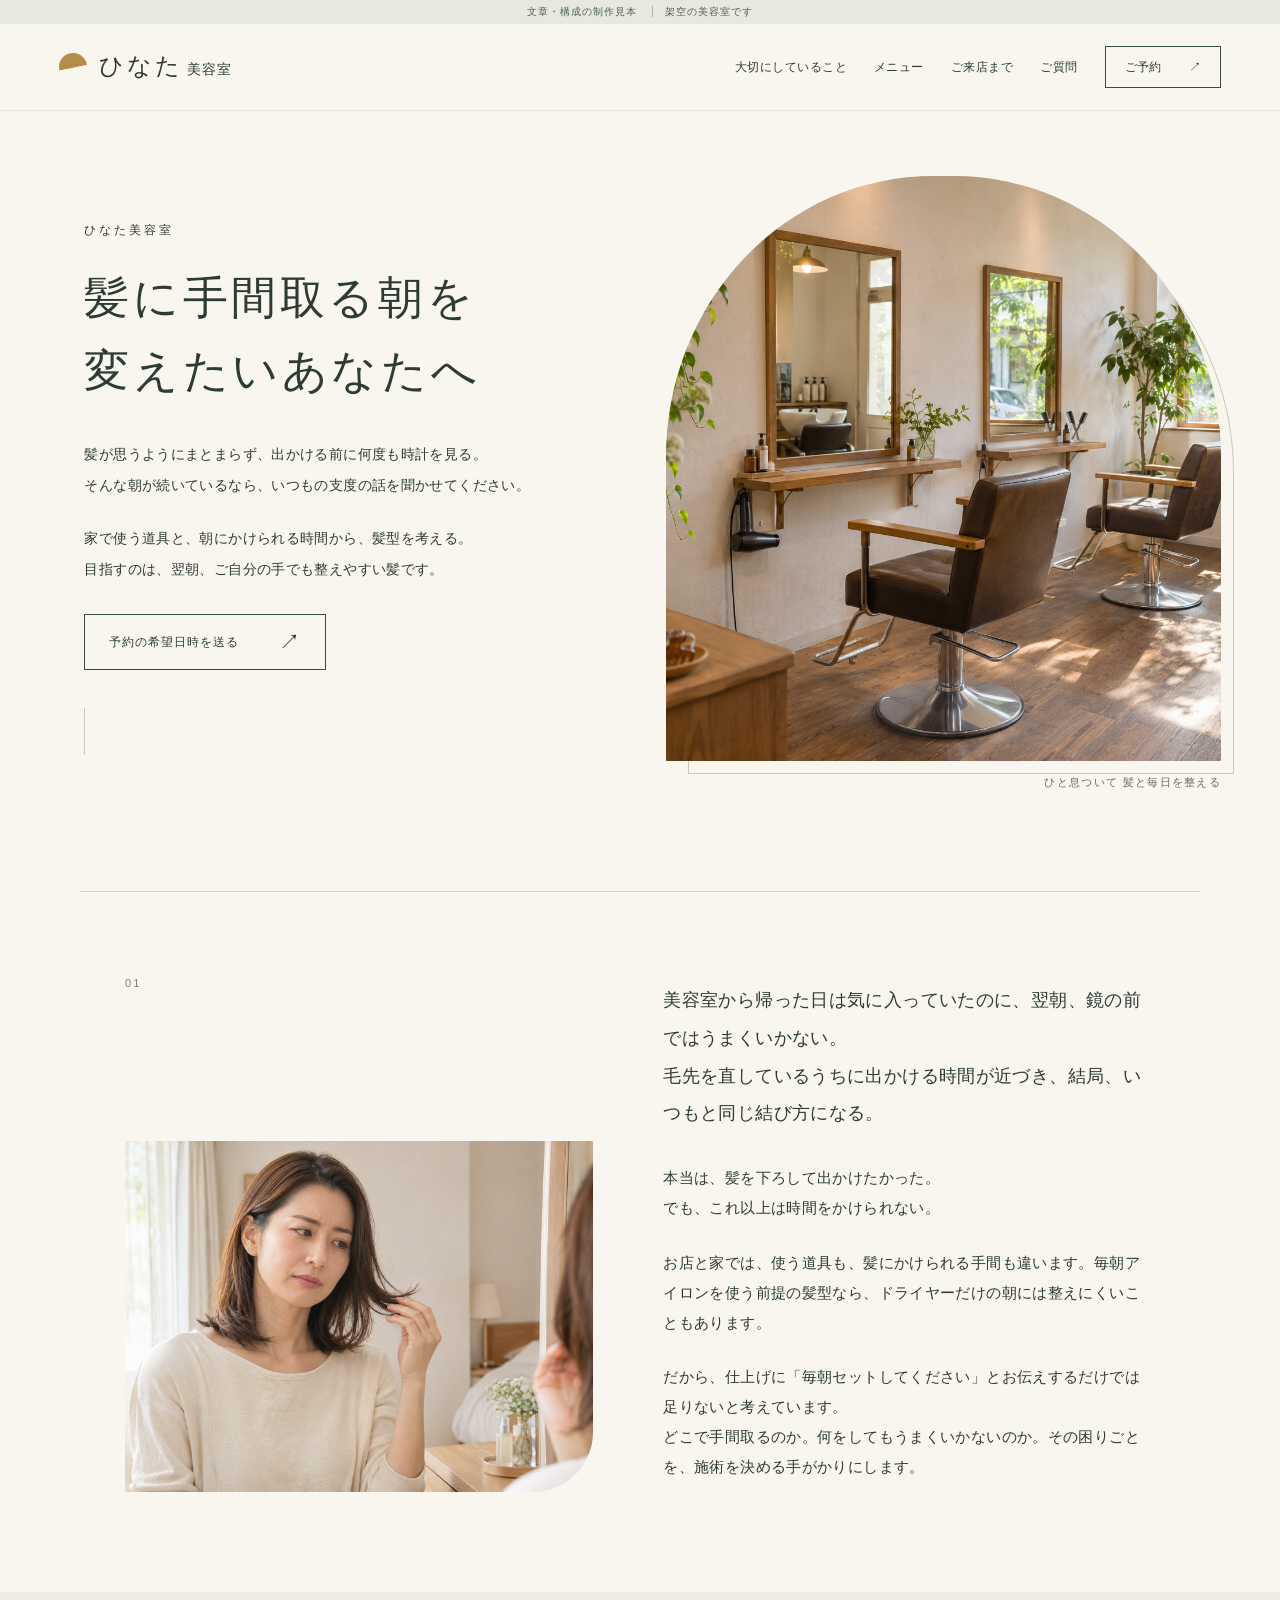
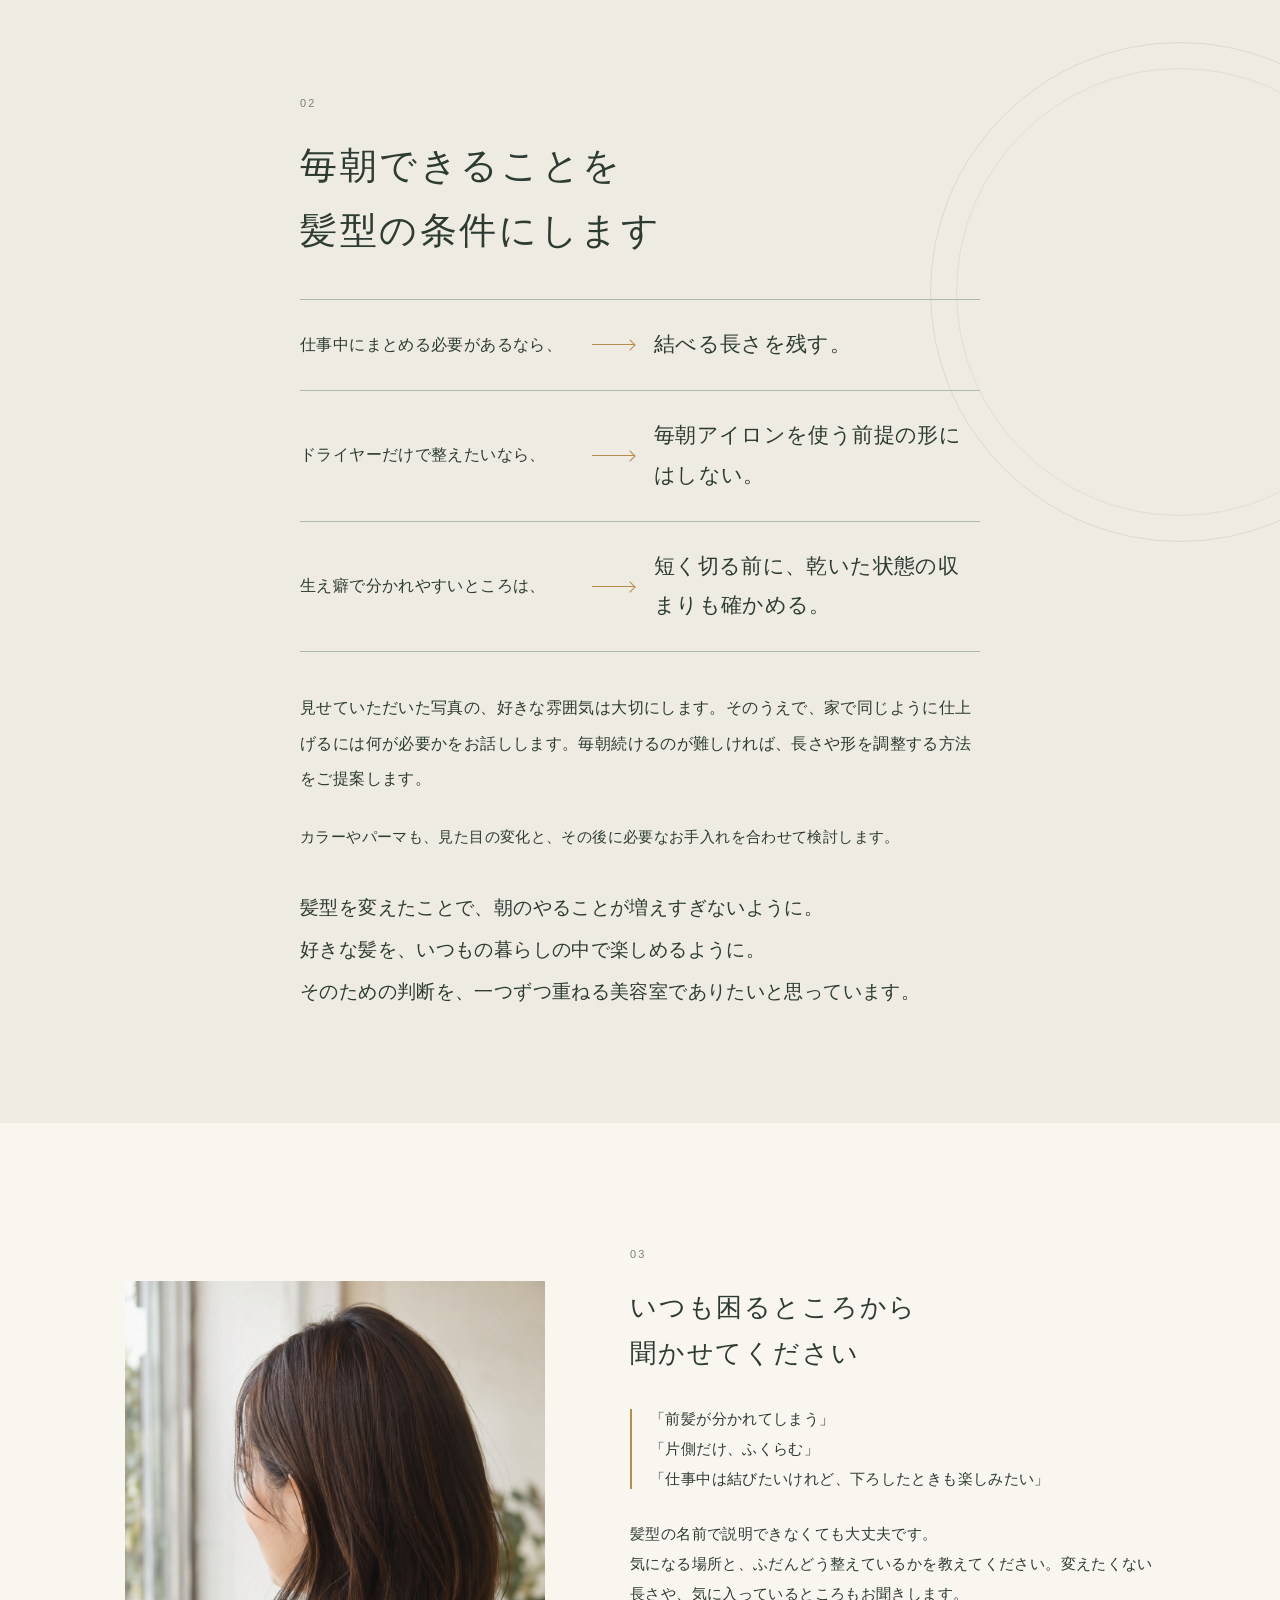
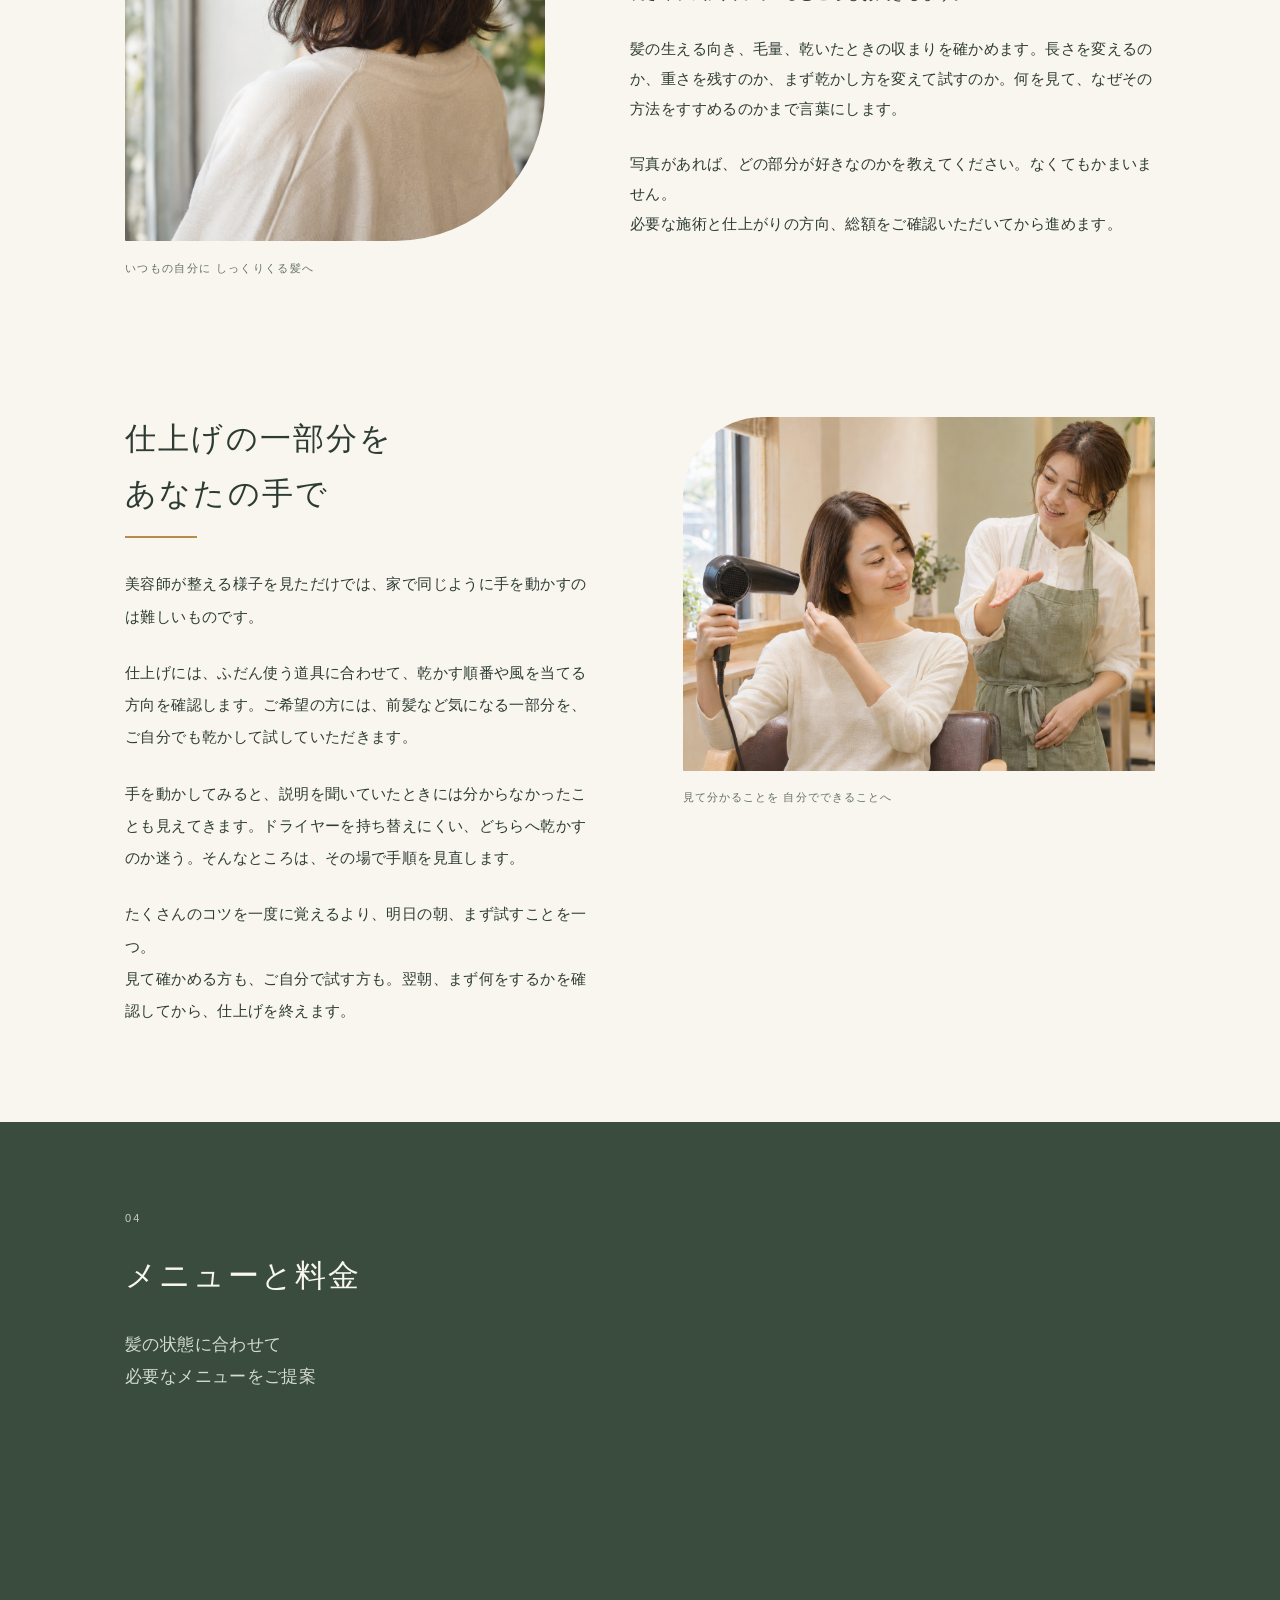
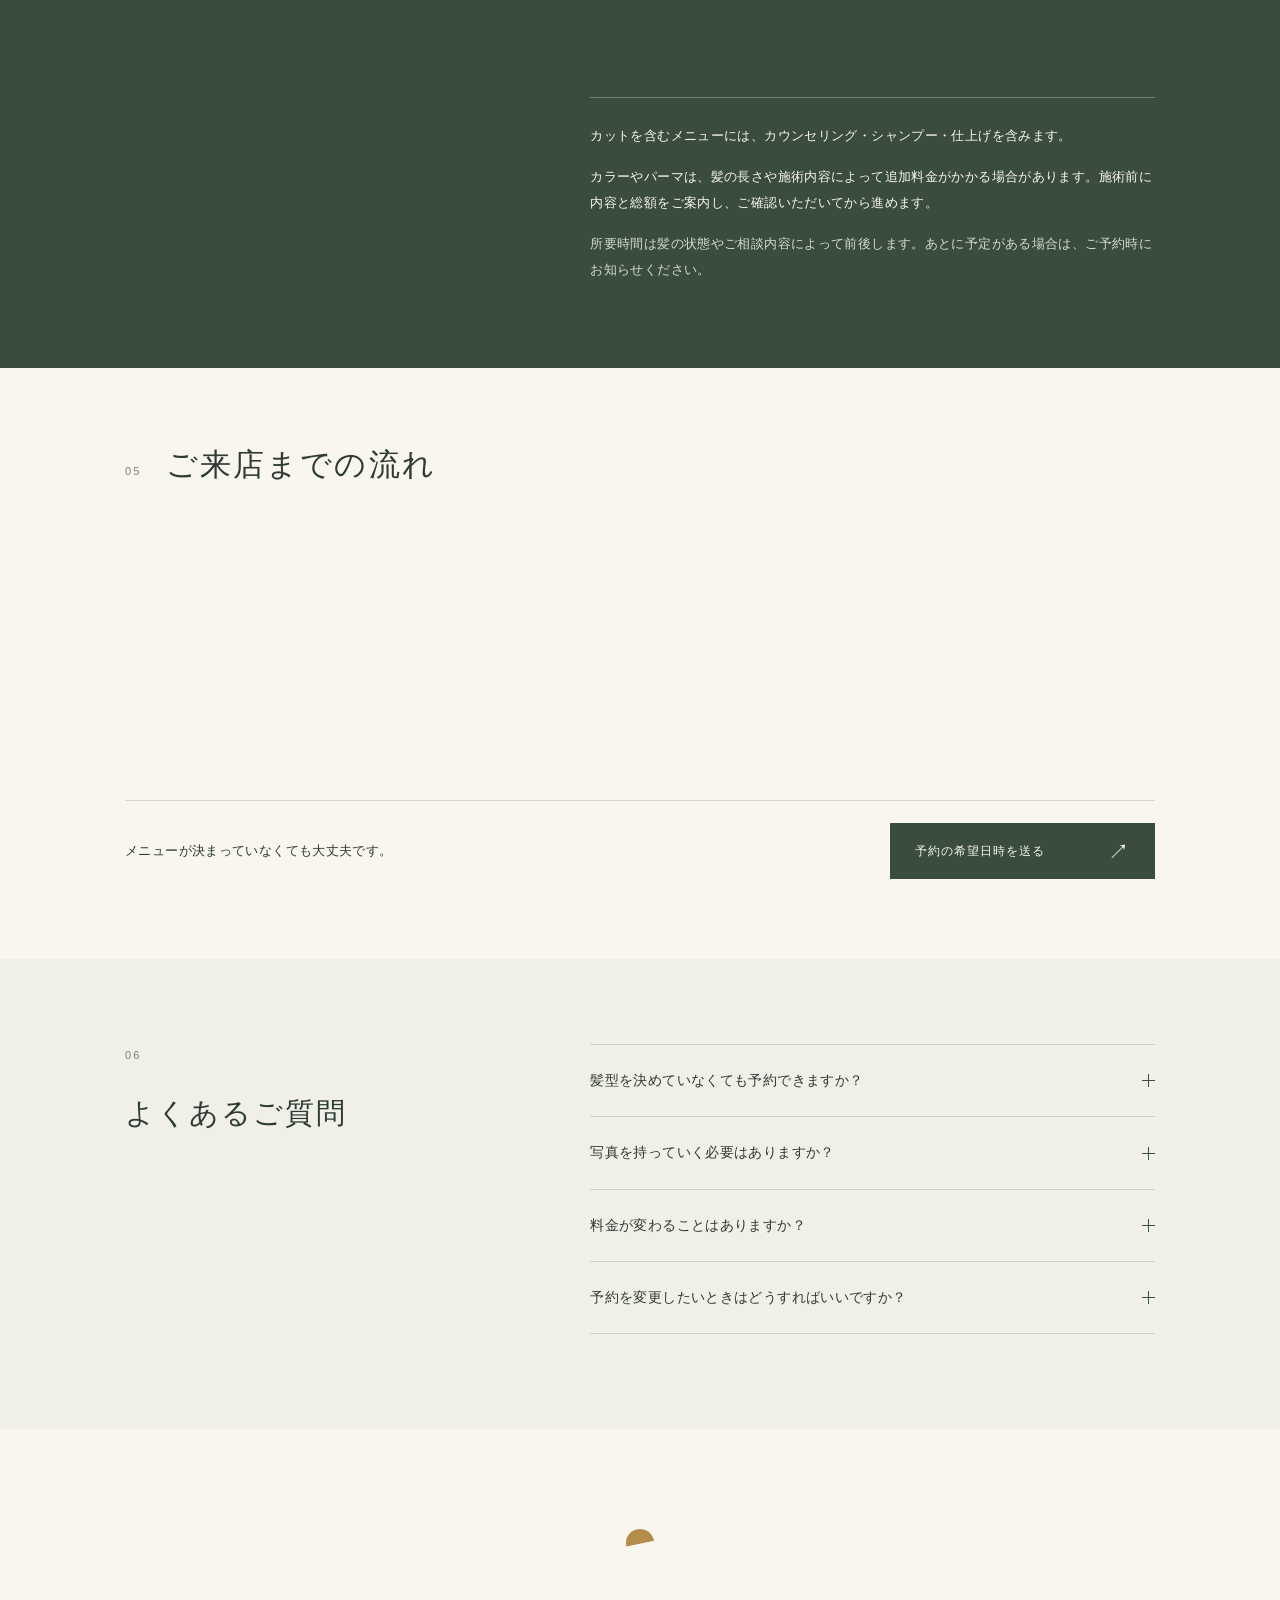
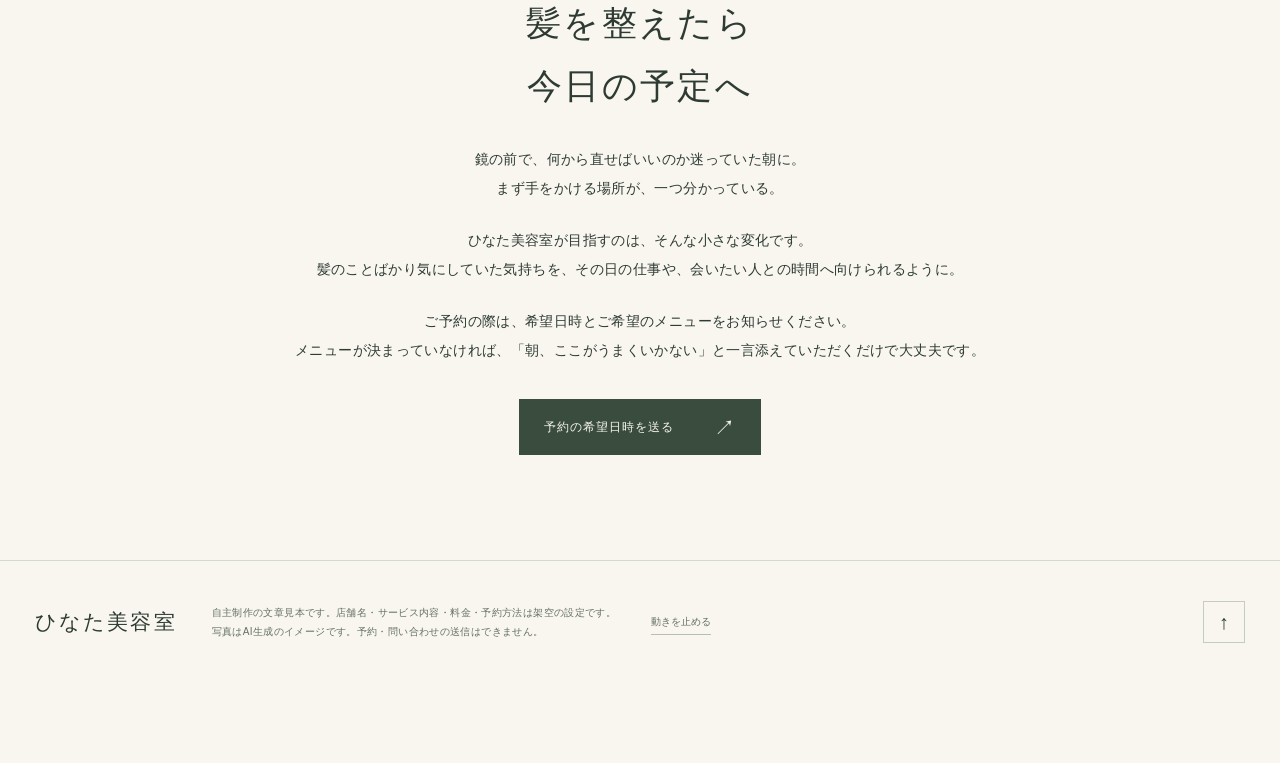
<file: hinata-salon/index.html>
<!doctype html>
<html lang="ja">
<head>
<meta charset="utf-8"><meta name="viewport" content="width=device-width, initial-scale=1">
<meta name="robots" content="noindex,nofollow"><meta name="description" content="家で使う道具と朝のお手入れにかけられる時間から考える、架空の美容室の文章・構成見本。">
<meta name="theme-color" content="#f8f6ef"><title>ひなた美容室 | 髪に手間取る朝を変えたいあなたへ</title>
<link rel="stylesheet" href="style.css"><script src="app.js" defer></script>
</head>
<body id="top">
<div class="scroll-progress" aria-hidden="true"></div>
<a href="#main" class="skip-link">本文へ移動</a>
<div class="demo-note">文章・構成の制作見本 <span>架空の美容室です</span></div>
<header class="site-header">
 <a href="#top" class="brand" aria-label="ひなた美容室 トップへ"><span class="brand-mark" aria-hidden="true"></span><span>ひなた<span class="brand-small">美容室</span></span></a>
 <button id="nav-toggle" class="nav-toggle" aria-expanded="false" aria-controls="site-nav"><span class="menu-icon" aria-hidden="true"></span><span class="menu-label">メニュー</span></button>
 <nav id="site-nav" aria-label="メインナビゲーション"><a href="#philosophy">大切にしていること</a><a href="#menu">メニュー</a><a href="#flow">ご来店まで</a><a href="#faq">ご質問</a><button class="nav-book" type="button" data-book>ご予約 <span aria-hidden="true">↗</span></button></nav>
</header>
<main id="main">
 <section class="hero" aria-labelledby="hero-title">
  <div class="hero-copy"><p class="eyebrow">ひなた美容室</p><h1 id="hero-title"><span class="headline-line" style="--line-order:0">髪に手間取る朝を</span><br><span class="headline-line" style="--line-order:1">変えたいあなたへ</span></h1><div class="hero-intro"><p>髪が思うようにまとまらず、出かける前に何度も時計を見る。<br>そんな朝が続いているなら、いつもの支度の話を聞かせてください。</p><p>家で使う道具と、朝にかけられる時間から、髪型を考える。<br>目指すのは、翌朝、ご自分の手でも整えやすい髪です。</p></div><button class="cta " type="button" data-book>予約の希望日時を送る<span aria-hidden="true">↗</span></button><span class="small-rule" aria-hidden="true"></span></div>
  <figure class="hero-image"><div class="photo-window"><img src="assets/salon-interior.png" alt="やわらかな日差しが入る木の温もりを感じる美容室のイメージ" width="1536" height="1024" fetchpriority="high"></div><figcaption>ひと息ついて 髪と毎日を整える</figcaption></figure>
 </section>
 <section class="section problem" aria-labelledby="problem-title"><div class="section-side"><span class="section-num">01</span><h2 id="problem-title">直しているうちに<br>出かける時間になる</h2><figure class="problem-image"><div class="photo-window"><img src="assets/morning-styling-difficulty.png" alt="朝の鏡の前で思うように整わない毛先を確かめる女性のイメージ" width="1448" height="1086" loading="lazy"></div></figure></div><div class="body-copy"><p>美容室から帰った日は気に入っていたのに、翌朝、鏡の前ではうまくいかない。<br>毛先を直しているうちに出かける時間が近づき、結局、いつもと同じ結び方になる。</p>
<p>本当は、髪を下ろして出かけたかった。<br>でも、これ以上は時間をかけられない。</p>
<p>お店と家では、使う道具も、髪にかけられる手間も違います。毎朝アイロンを使う前提の髪型なら、ドライヤーだけの朝には整えにくいこともあります。</p>
<p>だから、仕上げに「毎朝セットしてください」とお伝えするだけでは足りないと考えています。<br>どこで手間取るのか。何をしてもうまくいかないのか。その困りごとを、施術を決める手がかりにします。</p></div></section>
 <section class="philosophy" id="philosophy" aria-labelledby="philosophy-title"><div class="philosophy-inner"><span class="section-num">02</span><h2 id="philosophy-title">毎朝できることを<br>髪型の条件にします</h2><div class="philosophy-copy"><ul class="condition-map" aria-label="暮らしに合わせた髪型の考え方"><li><span class="condition-from">仕事中にまとめる必要があるなら、</span><span class="condition-arrow" aria-hidden="true"></span><span class="condition-to">結べる長さを残す。</span></li><li><span class="condition-from">ドライヤーだけで整えたいなら、</span><span class="condition-arrow" aria-hidden="true"></span><span class="condition-to">毎朝アイロンを使う前提の形にはしない。</span></li><li><span class="condition-from">生え癖で分かれやすいところは、</span><span class="condition-arrow" aria-hidden="true"></span><span class="condition-to">短く切る前に、乾いた状態の収まりも確かめる。</span></li></ul>
<p>見せていただいた写真の、好きな雰囲気は大切にします。そのうえで、家で同じように仕上げるには何が必要かをお話しします。毎朝続けるのが難しければ、長さや形を調整する方法をご提案します。</p>
<p>カラーやパーマも、見た目の変化と、その後に必要なお手入れを合わせて検討します。</p>
<p>髪型を変えたことで、朝のやることが増えすぎないように。<br>好きな髪を、いつもの暮らしの中で楽しめるように。<br>そのための判断を、一つずつ重ねる美容室でありたいと思っています。</p></div></div><span class="sun-circle" aria-hidden="true"></span></section>
 <section class="section care" aria-label="カウンセリングと仕上げ"><figure class="care-image"><div class="photo-window"><img src="assets/natural-hair.png" alt="自然な毛流れの髪を窓辺の光で写したイメージ" width="1086" height="1448" loading="lazy"></div><figcaption>いつもの自分に しっくりくる髪へ</figcaption></figure><div class="care-copy"><span class="section-num">03</span><h2>いつも困るところから<br>聞かせてください</h2><p>「前髪が分かれてしまう」<br>「片側だけ、ふくらむ」<br>「仕事中は結びたいけれど、下ろしたときも楽しみたい」</p>
<p>髪型の名前で説明できなくても大丈夫です。<br>気になる場所と、ふだんどう整えているかを教えてください。変えたくない長さや、気に入っているところもお聞きします。</p>
<p>髪の生える向き、毛量、乾いたときの収まりを確かめます。長さを変えるのか、重さを残すのか、まず乾かし方を変えて試すのか。何を見て、なぜその方法をすすめるのかまで言葉にします。</p>
<p>写真があれば、どの部分が好きなのかを教えてください。なくてもかまいません。<br>必要な施術と仕上がりの方向、総額をご確認いただいてから進めます。</p></div></section>
 <section class="section finish-section" aria-labelledby="finish-title"><div class="finish-copy"><h2 id="finish-title">仕上げの一部分を<br>あなたの手で</h2><p>美容師が整える様子を見ただけでは、家で同じように手を動かすのは難しいものです。</p>
<p>仕上げには、ふだん使う道具に合わせて、乾かす順番や風を当てる方向を確認します。ご希望の方には、前髪など気になる一部分を、ご自分でも乾かして試していただきます。</p>
<p>手を動かしてみると、説明を聞いていたときには分からなかったことも見えてきます。ドライヤーを持ち替えにくい、どちらへ乾かすのか迷う。そんなところは、その場で手順を見直します。</p>
<p>たくさんのコツを一度に覚えるより、明日の朝、まず試すことを一つ。<br>見て確かめる方も、ご自分で試す方も。翌朝、まず何をするかを確認してから、仕上げを終えます。</p></div><figure class="finish-image"><div class="photo-window"><img src="assets/styling-practice.png" alt="美容師に見守られながら自分の髪を乾かして試す女性のイメージ" width="1536" height="1024" loading="lazy"></div><figcaption>見て分かることを 自分でできることへ</figcaption></figure></section>
 <section class="menu-section" id="menu" aria-labelledby="menu-title"><div class="menu-inner"><div><span class="section-num">04</span><h2 id="menu-title">メニューと料金</h2><p class="menu-description">髪の状態に合わせて<br>必要なメニューをご提案</p></div><div class="menu-card"><div class="menu-items"><div class="menu-item"><div class="price-line"><h3>カット</h3><p><strong>4,500</strong><span>円（税込）</span></p></div><p>所要時間の目安は約60分です。</p></div><div class="menu-item"><div class="price-line"><h3>カット＋カラー</h3><p><strong>10,500</strong><span>円（税込）</span></p></div><p>所要時間の目安は約120分です。</p></div><div class="menu-item"><div class="price-line"><h3>カット＋パーマ</h3><p><strong>11,000</strong><span>円（税込）</span></p></div><p>所要時間の目安は約150分です。</p></div><div class="menu-item"><div class="price-line"><h3>トリートメント</h3><p><strong>3,000</strong><span>円（税込）</span></p></div><p>他のメニューに追加できます。追加時間の目安は約30分です。</p></div></div><div class="menu-notes"><p>カットを含むメニューには、カウンセリング・シャンプー・仕上げを含みます。</p><p>カラーやパーマは、髪の長さや施術内容によって追加料金がかかる場合があります。施術前に内容と総額をご案内し、ご確認いただいてから進めます。</p><p>所要時間は髪の状態やご相談内容によって前後します。あとに予定がある場合は、ご予約時にお知らせください。</p></div></div></div></section>
 <section class="section flow-section" id="flow" aria-labelledby="flow-title"><div class="section-heading"><span class="section-num">05</span><h2 id="flow-title">ご来店までの流れ</h2></div><ol class="steps"><li><span class="step-no" aria-hidden="true">01</span><h3>希望日時を知らせる</h3><p>予約フォームから希望日時とご希望のメニューをお送りください。メニューが決まっていない場合は、気になることやご希望を一言添えてください。</p></li><li><span class="step-no" aria-hidden="true">02</span><h3>日時を確認する</h3><p>空き状況を確認し、日時と来店案内をご返信します。お店からの確定連絡をもって予約完了となります。</p></li><li><span class="step-no" aria-hidden="true">03</span><h3>髪型を相談する</h3><p>ご来店後、好みやいつものお手入れについて伺い、仕上がりの方向を確認してから施術します。</p></li></ol><div class="flow-cta"><p>メニューが決まっていなくても大丈夫です。</p><button class="cta dark" type="button" data-book>予約の希望日時を送る<span aria-hidden="true">↗</span></button></div></section>
 <section class="faq-section" id="faq" aria-labelledby="faq-title"><div class="faq-inner"><div class="section-heading"><span class="section-num">06</span><h2 id="faq-title">よくあるご質問</h2></div><div class="faqs"><details><summary>髪型を決めていなくても予約できますか？<span class="plus" aria-hidden="true"></span></summary><div><p>はい。「伸ばしていきたい」「毛先を整えたい」など、大まかな希望からご相談いただけます。</p></div></details><details><summary>写真を持っていく必要はありますか？<span class="plus" aria-hidden="true"></span></summary><div><p>必須ではありません。気になる髪型の写真があれば、好みを共有する手がかりとして拝見します。</p></div></details><details><summary>料金が変わることはありますか？<span class="plus" aria-hidden="true"></span></summary><div><p>カットは、髪の長さによる追加料金はありません。カラーやパーマは、髪の長さや施術内容によって追加料金がかかる場合があります。メニューを追加する場合も含め、施術前に内容と総額をご案内し、ご確認いただいてから進めます。</p></div></details><details><summary>予約を変更したいときはどうすればいいですか？<span class="plus" aria-hidden="true"></span></summary><div><p>予約確定のご案内に記載した連絡先へお知らせください。変更・キャンセルの条件は、予約確定前にご案内します。</p></div></details></div></div></section>
 <section class="closing" aria-labelledby="closing-title"><span class="brand-mark" aria-hidden="true"></span><h2 id="closing-title">髪を整えたら<br>今日の予定へ</h2><p>鏡の前で、何から直せばいいのか迷っていた朝に。<br>まず手をかける場所が、一つ分かっている。</p>
<p>ひなた美容室が目指すのは、そんな小さな変化です。<br>髪のことばかり気にしていた気持ちを、その日の仕事や、会いたい人との時間へ向けられるように。</p>
<p>ご予約の際は、希望日時とご希望のメニューをお知らせください。<br>メニューが決まっていなければ、「朝、ここがうまくいかない」と一言添えていただくだけで大丈夫です。</p><button class="cta dark" type="button" data-book>予約の希望日時を送る<span aria-hidden="true">↗</span></button></section>
</main>
<footer><a class="footer-brand" href="#top">ひなた美容室</a><div class="footer-note"><p>自主制作の文章見本です。店舗名・サービス内容・料金・予約方法は架空の設定です。</p><p>写真はAI生成のイメージです。予約・問い合わせの送信はできません。</p></div><button class="motion-toggle" type="button" aria-pressed="false" hidden>動きを止める</button><a href="#top" class="back-top" aria-label="ページの先頭へ">↑</a></footer>
<aside class="booking-bar" aria-label="ご予約への案内" hidden><p>朝の支度の悩みからご相談ください</p><button class="cta dark" type="button" data-book>予約の希望日時を送る<span aria-hidden="true">↗</span></button></aside>
<dialog id="booking-dialog" aria-labelledby="dialog-title"><button class="dialog-close" type="button" aria-label="閉じる">×</button><span class="dialog-label">制作見本</span><h2 id="dialog-title">ご予約の動きを<br>確認するデモです</h2><p>このページは架空の美容室の見本です。<br>予約や問い合わせは送信されません。</p><p class="dialog-fine">希望日時を送るボタンから、予約案内へ進む流れを表しています。</p><button class="cta dark dialog-done" type="button">見本に戻る<span aria-hidden="true">↗</span></button></dialog>
</body></html>
</file>
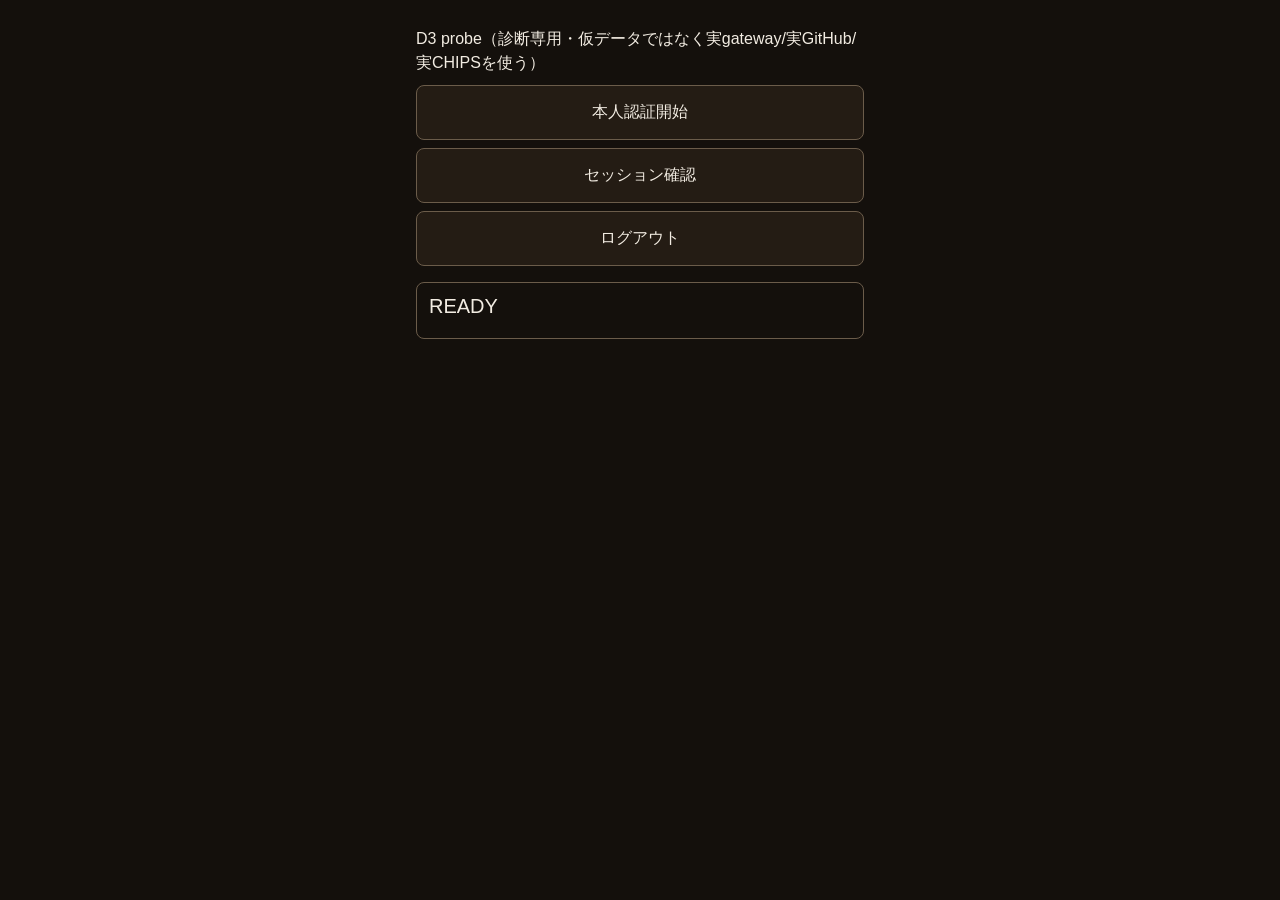
<file: pixel-auth-chips-e2e/index.html>
<!DOCTYPE html>
<!--
  Work 2/8「Pixel本人認証」2-2D 内部Phase D3：診断専用E2E probe。

  同じGitHub Pages origin (https://memoryreframedlab.github.io) の下に置く、
  現行ゲーム本体のWeb exportとは独立した1ページ。実Cloudflare Worker gateway /
  実GitHub App / 実CHIPS partitioned cookieをPixel実機で検証するためだけに存在し、
  product UI・main sceneには一切接続しない。

  ここで確定済みの公開値（Secretではない）：
    gateway origin : https://ai-virtual-office-auth-gateway.ai-virtual-office.workers.dev
    callback       : <gateway origin>/auth/callback
    Pages origin   : window.location.origin （実行時にそのまま読む。埋め込まない）

  厳格に守ること：
    ・page loadだけではpopupを開かない（window.openは「本人認証開始」ボタンの
      click同期コールスタック内、gatewayFetch()内のfetch呼び出し1箇所だけを除き
      通信は一切しない）
    ・correlationはbrowser crypto.getRandomValuesだけから生成する
      （擬似乱数やtimestamp・counterは使わない）
    ・postMessageは origin / source / type / correlation / 閉じたschema を
      すべて完全一致で検証してからでなければticket exchangeへ進めない
    ・診断用2回目exchangeはfail-closed：exact 409のときだけ/auth/sessionへ進み、
      それ以外のstatusやrequest失敗はcheckSession()を呼ばずclosed failureで止める
    ・postMessage受理後、exchange/replay gate/session解決が終端状態
      （成功 or closed failure）に達するまでflowActiveを保ち、二重startを禁止する
    ・手動「セッション確認」「ログアウト」ボタンはflowActiveがtrueの間は何もしない
      （checkSession()を呼ばず、sessionを変更・破棄せず、状態・flowActiveにも触れない）。
      進行中のflowをこの2ボタンが横取りしてflowActiveを解いてはならない
    ・ticket本文・cookie値・session ID・OAuth token・refresh token・
      client secretはDOM・console・URL・storageのいずれへも一切出さない
    ・ブラウザ側の永続/セッション保存領域や、DOMのcookie文字列は一切使わない
-->
<html lang="ja">
<head>
<meta charset="utf-8">
<meta name="viewport" content="width=device-width, initial-scale=1, maximum-scale=1">
<meta name="robots" content="noindex,nofollow">
<meta http-equiv="Content-Security-Policy" content="default-src 'none'; script-src 'unsafe-inline'; style-src 'unsafe-inline'; connect-src https://ai-virtual-office-auth-gateway.ai-virtual-office.workers.dev; base-uri 'none'; form-action 'none'; frame-ancestors 'none';">
<title>D3 probe: Pixel本人認証 CHIPS E2E（診断専用）</title>
<style>
  html, body {
    margin: 0;
    padding: 0;
    background: #14100c;
    color: #f2ece2;
    font-family: sans-serif;
  }
  main {
    max-width: 480px;
    margin: 0 auto;
    padding: 16px;
    box-sizing: border-box;
  }
  h1 {
    font-size: 16px;
    font-weight: normal;
    line-height: 1.5;
  }
  button {
    display: block;
    width: 100%;
    box-sizing: border-box;
    margin: 8px 0;
    padding: 16px;
    font-size: 16px;
    border-radius: 8px;
    border: 1px solid #6b5c4a;
    background: #241c14;
    color: #f2ece2;
  }
  button:active {
    background: #362a1c;
  }
  #state-panel {
    margin-top: 16px;
    padding: 12px;
    border: 1px solid #6b5c4a;
    border-radius: 8px;
    word-break: break-all;
  }
  #state-display {
    font-size: 20px;
  }
  #info-display {
    margin-top: 8px;
    font-size: 13px;
    color: #cfc3b2;
    white-space: pre-wrap;
  }
</style>
</head>
<body>
<main>
  <h1>D3 probe（診断専用・仮データではなく実gateway/実GitHub/実CHIPSを使う）</h1>
  <button id="auth-start-button" type="button">本人認証開始</button>
  <button id="session-check-button" type="button">セッション確認</button>
  <button id="logout-button" type="button">ログアウト</button>
  <div id="state-panel">
    <div id="state-display">READY</div>
    <div id="info-display"></div>
  </div>
</main>
<script>
(function () {
"use strict";

// --- 固定公開設定（Secretではない） -----------------------------------------
var GATEWAY_ORIGIN = "https://ai-virtual-office-auth-gateway.ai-virtual-office.workers.dev";
var AUTH_START_PATH = "/auth/start";
var EXCHANGE_URL = GATEWAY_ORIGIN + "/auth/handoff/exchange";
var SESSION_URL = GATEWAY_ORIGIN + "/auth/session";
var LOGOUT_URL = GATEWAY_ORIGIN + "/auth/logout";
var MESSAGE_TYPE = "ashuraman.auth.handoff.v1";
var ALLOWED_DATA_KEYS = ["correlation", "ticket", "type"];
var TICKET_PATTERN = /^[A-Za-z0-9_-]{43}$/;
var REAUTH_REQUIRED_BODY = "REAUTH_REQUIRED";

// --- logout診断専用の固定closed allowlist（D4_LOGOUT_*の5つだけ） -------------
// response bodyがこの5つのexact literalのいずれかに一致したときだけ、
// state本体（LOGOUT_FAILED）に加えてinfo-displayへそのcodeだけを表示する。
// csrfToken・cookie値・session ID・token・raw bodyはここでは一切扱わない。
var LOGOUT_DIAGNOSTIC_CODES = [
  "D4_LOGOUT_COOKIE_MISSING",
  "D4_LOGOUT_SESSION_INVALID",
  "D4_LOGOUT_CSRF_MISMATCH",
  "D4_LOGOUT_SESSION_READ",
  "D4_LOGOUT_SESSION_REVOKE"
];
var NETWORK_INFO = "NETWORK";

// --- closed vocabulary（状態表示はこの11個のいずれかだけを表示する） -----------
var STATE = {
  READY: "READY",
  AUTH_STARTING: "AUTH_STARTING",
  AUTHENTICATED: "AUTHENTICATED",
  POPUP_BLOCKED: "POPUP_BLOCKED",
  MESSAGE_REJECTED: "MESSAGE_REJECTED",
  EXCHANGE_FAILED: "EXCHANGE_FAILED",
  REPLAY_REJECTED: "REPLAY_REJECTED",
  SESSION_FAILED: "SESSION_FAILED",
  REAUTH_REQUIRED: "REAUTH_REQUIRED",
  LOGGED_OUT: "LOGGED_OUT",
  LOGOUT_FAILED: "LOGOUT_FAILED"
};

// --- flowごとの一時状態（storageへは一切保存しない。メモリ内だけ） -------------
var flowActive = false;
var exactPopupHandle = null;
var exactCorrelation = "";
var currentTicket = "";
var csrfToken = "";

var stateEl = document.getElementById("state-display");
var infoEl = document.getElementById("info-display");
var authStartButton = document.getElementById("auth-start-button");
var sessionCheckButton = document.getElementById("session-check-button");
var logoutButton = document.getElementById("logout-button");

function setState(code) {
  stateEl.textContent = code;
  if (code !== STATE.AUTHENTICATED) {
    infoEl.textContent = "";
  }
}

// --- 終端状態（成功 or closed failure）へ入るときだけflowActiveを解く。 -------
// 二重start防止のため、accepted messageのあとexchange/replay gate/session解決が
// 終わるまではflowActiveをtrueのまま保つ（handleMessageではfalseにしない）。
function endFlow(code) {
  flowActive = false;
  setState(code);
}

// --- 唯一のネットワーク経路。実際のfetch呼び出しはこの関数の中1箇所だけで行う。 ---------
// credentials:"include"はここで固定するだけで、呼び出し側からは変えられない。
function gatewayFetch(url, method, headers, body) {
  var init = { method: method, credentials: "include" };
  if (headers) { init.headers = headers; }
  if (body !== undefined) { init.body = body; }
  return fetch(url, init);
}

// --- correlation：browser crypto.getRandomValuesだけから生成する ------------
// 擬似乱数生成やtimestamp、counterは一切使わない。
function generateCorrelation() {
  var bytes = new Uint8Array(32);
  crypto.getRandomValues(bytes);
  var binary = "";
  for (var i = 0; i < bytes.length; i++) {
    binary += String.fromCharCode(bytes[i]);
  }
  var b64 = btoa(binary);
  return b64.replace(/\+/g, "-").replace(/\//g, "_").replace(/=+$/, "");
}

function isWellFormedTicket(value) {
  return typeof value === "string" && TICKET_PATTERN.test(value);
}

// --- A. 認証開始：本人操作のclick同期コールスタック内だけでwindow.openを呼ぶ ---
function handleAuthStartClick() {
  if (flowActive) {
    return; // active flow中の二重開始は禁止
  }
  flowActive = true;
  setState(STATE.AUTH_STARTING);

  var correlation = generateCorrelation();
  if (correlation.length !== 43) {
    endFlow(STATE.READY);
    return;
  }

  var pagesOrigin = window.location.origin;
  var returnPath = window.location.pathname;
  var url = GATEWAY_ORIGIN + AUTH_START_PATH
    + "?pages_origin=" + encodeURIComponent(pagesOrigin)
    + "&return_path=" + encodeURIComponent(returnPath)
    + "&correlation=" + encodeURIComponent(correlation);

  var popup;
  try {
    popup = window.open(url, "_blank");
  } catch (e) {
    popup = null;
  }
  if (!popup) {
    endFlow(STATE.POPUP_BLOCKED);
    return;
  }

  exactPopupHandle = popup;
  exactCorrelation = correlation;
}

// --- B. postMessage受信：完全一致検証。不一致はexchangeへ一切進めない。 -------
function handleMessage(event) {
  if (!flowActive || exactPopupHandle === null) {
    return; // 現在activeなflowが無いmessageは無視する（拒否表示もしない）
  }

  var ok = true;
  if (event.origin !== GATEWAY_ORIGIN) { ok = false; }
  if (ok && event.source !== exactPopupHandle) { ok = false; }

  var data = ok ? event.data : null;
  if (ok && (typeof data !== "object" || data === null)) { ok = false; }
  if (ok && data.type !== MESSAGE_TYPE) { ok = false; }
  if (ok && data.correlation !== exactCorrelation) { ok = false; }

  if (ok) {
    var keys = Object.keys(data).slice().sort();
    if (keys.length !== ALLOWED_DATA_KEYS.length || keys.join(",") !== ALLOWED_DATA_KEYS.join(",")) {
      ok = false;
    }
  }

  var ticket = ok ? data.ticket : null;
  if (ok && !isWellFormedTicket(ticket)) { ok = false; }

  // 受理・拒否のいずれでも、このflowのexact popup handle/correlationは一度きり。
  exactPopupHandle = null;
  exactCorrelation = "";

  if (!ok) {
    // 拒否したmessageはここでflowを閉じてよい（二重startを許してよい）。
    endFlow(STATE.MESSAGE_REJECTED);
    return;
  }

  // 受理した場合はflowActiveをtrueのまま保つ。exchange/replay gate/session解決の
  // 終端状態（成功 or closed failure）に達するまで、二重startを禁止し続ける。
  currentTicket = ticket;
  ticket = null;
  beginExchange();
}

// --- C. ticket exchange / session ------------------------------------------
function beginExchange() {
  gatewayFetch(EXCHANGE_URL, "POST", { "Content-Type": "application/json" },
      JSON.stringify({ ticket: currentTicket }))
    .then(function (response) {
      if (response.status !== 200) {
        currentTicket = "";
        endFlow(STATE.EXCHANGE_FAILED);
        return;
      }
      // 診断用：同じticketで2回目のexchangeを1回だけ行い、409 replay拒否を確認する。
      // これはfail-closedなhard gate：exact 409のときだけcheckSession()へ進む。
      // 409以外のstatus、またはrequest失敗（catch）はここでclosed failureとして
      // 止め、checkSession()は呼ばない。
      gatewayFetch(EXCHANGE_URL, "POST", { "Content-Type": "application/json" },
          JSON.stringify({ ticket: currentTicket }))
        .then(function (replayResponse) {
          currentTicket = "";
          if (replayResponse.status === 409) {
            setState(STATE.REPLAY_REJECTED);
            checkSession();
            return;
          }
          endFlow(STATE.EXCHANGE_FAILED);
        })
        .catch(function () {
          currentTicket = "";
          endFlow(STATE.EXCHANGE_FAILED);
        });
    })
    .catch(function () {
      currentTicket = "";
      endFlow(STATE.EXCHANGE_FAILED);
    });
}

// --- D. セッション確認（ticket無し。reload後もこのボタンから呼べる） -----------
function checkSession() {
  return gatewayFetch(SESSION_URL, "GET")
    .then(function (response) {
      return response.text().then(function (bodyText) {
        if (response.status === 401 && bodyText === REAUTH_REQUIRED_BODY) {
          // F. REAUTH_REQUIRED：closed stateとして表示するだけ。自動で再開始しない。
          csrfToken = "";
          endFlow(STATE.REAUTH_REQUIRED);
          return;
        }
        if (response.status !== 200) {
          endFlow(STATE.SESSION_FAILED);
          return;
        }
        var parsed = null;
        try {
          parsed = JSON.parse(bodyText);
        } catch (e) {
          parsed = null;
        }
        if (!parsed || parsed.code !== "AUTHENTICATED" || typeof parsed.login !== "string") {
          endFlow(STATE.SESSION_FAILED);
          return;
        }
        csrfToken = typeof parsed.csrfToken === "string" ? parsed.csrfToken : "";
        renderAuthenticated(parsed);
        endFlow(STATE.AUTHENTICATED);
      });
    })
    .catch(function () {
      endFlow(STATE.SESSION_FAILED);
    });
}

// 表示してよいのは closed code / login / installationId / expiry だけ。
// cookie値・session ID・OAuth token・refresh token・client secretはここで読まない。
function renderAuthenticated(parsed) {
  var expiry = parsed.sessionExpiresAtMs;
  infoEl.textContent = "code=" + parsed.code
    + " login=" + parsed.login
    + " installationId=" + parsed.installationId
    + " expiry=" + expiry;
}

// 手動「セッション確認」はflowActive中は一切行わない。checkSession()はendFlow()経由で
// flowActiveをfalseにするため、accepted messageのあとexchange/replay gate/session解決が
// まだ終端していないflowをここから横取りしてflowActiveを解いてはならない
// （解いてしまうと、その終端前に二重startのpopupを開けてしまう）。
function handleSessionCheckClick() {
  if (flowActive) {
    return; // 進行中のflowの状態・flowActiveには一切触れない
  }
  checkSession();
}

// --- E. logout ---------------------------------------------------------------
// stage診断：state本体は常にLOGOUT_FAILEDのまま。response bodyが5codeのexact
// allowlistに一致したときだけ、info-displayへそのcodeだけを追加表示する。
// bodyがempty/unknown（allowlist外）ならinfo-displayは空のまま。
function showLogoutFailed(diagnosticCode) {
  setState(STATE.LOGOUT_FAILED);
  if (typeof diagnosticCode === "string" && LOGOUT_DIAGNOSTIC_CODES.indexOf(diagnosticCode) !== -1) {
    infoEl.textContent = diagnosticCode;
  }
}

function handleLogoutClick() {
  if (flowActive) {
    return; // 進行中のflowがある間はsessionを変更・破棄しない（状態にも触れない）
  }
  if (!csrfToken) {
    showLogoutFailed(null);
    return;
  }
  gatewayFetch(LOGOUT_URL, "POST", { "x-gw-csrf": csrfToken })
    .then(function (response) {
      if (response.status !== 200) {
        return response.text().then(function (bodyText) {
          showLogoutFailed(bodyText);
        });
      }
      csrfToken = "";
      return gatewayFetch(SESSION_URL, "GET").then(function (afterLogout) {
        if (afterLogout.status === 200) {
          setState(STATE.LOGOUT_FAILED);
          return;
        }
        setState(STATE.LOGGED_OUT);
      });
    })
    .catch(function () {
      setState(STATE.LOGOUT_FAILED);
      infoEl.textContent = NETWORK_INFO;
    });
}

authStartButton.addEventListener("click", handleAuthStartClick);
sessionCheckButton.addEventListener("click", handleSessionCheckClick);
logoutButton.addEventListener("click", handleLogoutClick);
window.addEventListener("message", handleMessage);
})();
</script>
</body>
</html>
</file>
<file: hinata-salon/style.css>
:root{--paper:#f8f6ef;--cream:#eeece2;--ink:#2d3b33;--muted:#657064;--line:#d6d9cd;--green:#394c3e;--gold:#b58d4a;--serif:"Noto Serif CJK JP","Yu Mincho","Hiragino Mincho ProN",serif;--sans:"Noto Sans CJK JP","Hiragino Kaku Gothic ProN","Yu Gothic",sans-serif}
*{box-sizing:border-box}html{scroll-behavior:smooth;scroll-padding-top:110px}body{margin:0;background:var(--paper);color:var(--ink);font-family:var(--sans);font-size:15px;line-height:2;letter-spacing:.025em}button,a,summary{-webkit-tap-highlight-color:transparent}a{color:inherit;text-decoration:none}button{font:inherit;cursor:pointer}button:focus-visible,a:focus-visible,summary:focus-visible{outline:3px solid var(--gold);outline-offset:5px}img{display:block;width:100%;height:100%;object-fit:cover}p{margin:0 0 1.65em}h1,h2,h3{font-weight:500;margin:0;font-family:var(--serif);font-feature-settings:"palt"}h2{font-size:31px;line-height:1.75;letter-spacing:.07em}figure{margin:0}figcaption{font-size:11px;color:var(--muted);letter-spacing:.12em}.skip-link{position:absolute;left:12px;top:-100px;z-index:20;padding:10px 20px;background:white}.skip-link:focus{top:10px}.demo-note{background:#e7e8df;text-align:center;font-size:10px;letter-spacing:.1em;padding:4px 12px;line-height:1.6;color:#4f5f52}.demo-note span{border-left:1px solid #aeb5a7;margin-left:12px;padding-left:12px}.site-header{position:sticky;top:0;z-index:10;display:flex;align-items:center;justify-content:space-between;gap:25px;padding:22px max(4.6vw,24px);background:rgba(248,246,239,.97);border-bottom:1px solid rgba(45,59,51,.08);backdrop-filter:blur(10px)}.brand{display:flex;align-items:center;gap:12px;white-space:nowrap;font-family:var(--serif);font-size:24px;letter-spacing:.12em;line-height:1.3}.brand-small{font-size:14px;margin-left:4px;letter-spacing:.09em}.brand-mark{display:inline-block;width:28px;height:28px;border-radius:50%;background:var(--gold);position:relative;flex:0 0 auto}.brand-mark:after{content:"";position:absolute;width:32px;height:18px;background:var(--paper);top:15px;left:-2px;border-top:1px solid var(--paper);transform:rotate(-12deg)}nav{display:flex;align-items:center;gap:27px;font-size:12px;letter-spacing:.04em}nav a{position:relative}nav a:after{content:"";position:absolute;bottom:-4px;left:0;width:0;height:1px;background:var(--green);transition:width .2s}nav a:hover:after{width:100%}.nav-book{border:1px solid var(--green);padding:8px 19px;background:transparent;color:var(--ink);font-size:12px;min-height:42px}.nav-book span{margin-left:25px}.nav-toggle{display:none}.hero{display:grid;grid-template-columns:1fr 1fr;gap:4vw;max-width:1440px;padding:65px 4.6vw 105px;margin:auto;align-items:center}.hero-copy{padding:10px 0 0 2vw;position:relative}.eyebrow{font-size:12px;letter-spacing:.24em;margin-bottom:20px}.hero h1{font-size:clamp(35px,3.5vw,52px);line-height:1.65;letter-spacing:.08em;margin:0 0 30px}.hero-intro{font-size:13px;line-height:2.2;max-width:37em}.hero-intro p{margin-bottom:22px}.cta{background:transparent;color:var(--ink);border:1px solid var(--green);display:inline-flex;justify-content:space-between;align-items:center;gap:40px;min-height:56px;padding:15px 24px;line-height:1.5;font-size:12px;letter-spacing:.08em;transition:background .2s,color .2s}.cta:hover{background:var(--green);color:white}.cta span{font-size:21px;line-height:1}.hero .cta{margin-top:7px}.hero-image{position:relative;padding:0 0 25px 0}.hero-image img{height:590px;max-height:65vh;min-height:460px;border-radius:48% 48% 1px 1px;object-position:center}.hero-image:before{content:"";position:absolute;inset:20px -13px 12px 22px;border:1px solid #c7cbbd;border-radius:48% 48% 1px 1px;z-index:-1}.hero-image figcaption{position:absolute;bottom:-7px;right:0}.small-rule{width:1px;height:47px;background:#c9ccbd;display:block;margin-top:38px}.section{max-width:1120px;margin:0 auto;padding:105px 45px}.section-num{display:block;font-size:11px;letter-spacing:.2em;color:#788373;margin-bottom:20px;font-family:var(--sans);font-weight:400}.problem{display:grid;grid-template-columns:1fr 1.05fr;gap:70px;border-top:1px solid var(--line);padding-top:80px;padding-bottom:100px}.problem h2{font-size:27px;line-height:1.8}.body-copy p:last-child{margin-bottom:0}.body-copy p:first-child{font-family:var(--serif);font-size:18px;line-height:2.1}.philosophy{background:var(--cream);position:relative;overflow:hidden;padding:100px 30px 110px}.philosophy-inner{max-width:680px;margin:0 auto;position:relative;z-index:1}.philosophy h2{font-size:37px;margin-bottom:35px}.philosophy-copy p:first-child{font-family:var(--serif);font-size:20px;line-height:2.2;margin-bottom:30px}.philosophy-copy p:last-child{font-family:var(--serif);font-size:19px;margin:35px 0 0;line-height:2.2}.sun-circle{position:absolute;right:-150px;top:50px;width:500px;height:500px;border-radius:50%;border:1px solid #d9dacd}.sun-circle:before{content:"";position:absolute;inset:25px;border-radius:50%;border:1px solid #dedfd3}.care{display:grid;grid-template-columns:.8fr 1fr;gap:85px;padding-top:120px;padding-bottom:120px;align-items:start}.care-image{position:sticky;top:135px;padding-top:38px}.care-image img{aspect-ratio:3/4;height:auto;object-position:center;border-radius:1px 1px 150px 1px}.care-image figcaption{margin-top:16px}.care h2{font-size:26px;line-height:1.8;margin-bottom:26px}.care-copy p{font-size:14px}.care-second{border-top:1px solid var(--line);padding-top:30px;margin-top:38px}.care-second p:last-child{margin-bottom:0}.menu-section{background:var(--green);color:var(--paper);padding:85px 45px}.menu-inner{max-width:1030px;display:grid;grid-template-columns:.7fr 1fr;gap:70px;margin:0 auto;align-items:start}.menu-section .section-num{color:#c6cdbf}.menu-description{font-family:var(--serif);font-size:17px;line-height:1.9;margin-top:25px;color:#d4dbcf}.menu-card{padding:15px 0 0}.price-line{display:flex;justify-content:space-between;align-items:baseline;border-bottom:1px solid #73816f;padding-bottom:20px;margin-bottom:25px}.price-line h3{font-size:25px}.price-line p{margin:0}.price-line strong{font-family:var(--serif);font-weight:400;font-size:44px;line-height:1}.price-line span{font-size:12px;margin-left:8px}.menu-card>p{font-size:13px;line-height:2}.menu-card>p:last-child{margin-bottom:0;color:#d4dbcf}.section-heading{display:flex;align-items:baseline;gap:24px;margin-bottom:45px}.section-heading .section-num{margin:0}.steps{list-style:none;padding:0;display:grid;grid-template-columns:repeat(3,1fr);gap:40px;margin:0}.steps li{border-top:1px solid var(--line);padding-top:25px}.step-no{font-family:var(--serif);font-size:32px;color:var(--gold);line-height:1;display:block;margin-bottom:23px}.steps h3{font-size:21px;margin:0 0 16px}.steps p{font-size:13px;margin:0;line-height:2}.faq-section{background:#f0f0e9;padding:85px 45px 95px}.faq-inner{max-width:1030px;margin:auto;display:grid;grid-template-columns:.7fr 1fr;gap:70px}.faq-inner .section-heading{display:block}.faq-inner .section-num{margin-bottom:22px}.faq-inner h2{font-size:29px}.faqs{border-top:1px solid #ced3c7}.faqs details{border-bottom:1px solid #ced3c7}.faqs summary{list-style:none;cursor:pointer;display:flex;align-items:center;justify-content:space-between;gap:20px;padding:23px 0;font-size:14px;line-height:1.8}.faqs summary::-webkit-details-marker{display:none}.plus{width:13px;height:13px;position:relative;flex:0 0 auto}.plus:before,.plus:after{content:"";position:absolute;top:6px;left:0;width:13px;height:1px;background:var(--green)}.plus:after{transform:rotate(90deg);transition:transform .2s}.faqs details[open] .plus:after{transform:rotate(0)}.faqs details>div{padding:0 25px 22px 0;font-size:13px;color:#4c5c4f}.faqs p{margin:0}.closing{text-align:center;padding:100px 24px 105px}.closing .brand-mark{margin-bottom:25px}.closing h2{font-size:35px;line-height:1.8;margin-bottom:27px}.closing p{font-size:14px;line-height:2.1;margin-bottom:22px}.dark{background:var(--green);color:var(--paper)}.dark:hover{background:#283b2d}.closing .cta{margin-top:12px}footer{border-top:1px solid var(--line);max-width:1310px;margin:0 auto;padding:40px 35px;display:flex;align-items:center;gap:35px;position:relative}.footer-brand{font-family:var(--serif);font-size:21px;white-space:nowrap;letter-spacing:.1em}.footer-note{font-size:10px;color:#657064;line-height:1.9}.footer-note p{margin:0}.back-top{margin-left:auto;width:42px;height:42px;border:1px solid #c5cbbd;display:flex;align-items:center;justify-content:center;flex-shrink:0;font-size:20px}dialog{border:0;border-radius:1px;background:var(--paper);color:var(--ink);padding:52px 48px 45px;width:min(480px,calc(100vw - 32px));max-height:90vh;box-shadow:0 25px 100px #17281d40}dialog::backdrop{background:#24352caa;backdrop-filter:blur(4px)}.dialog-close{position:absolute;top:8px;right:12px;width:44px;height:44px;background:transparent;border:0;color:var(--green);font-size:28px;line-height:1}.dialog-label{font-size:11px;letter-spacing:.15em;color:var(--muted);display:block;margin-bottom:17px}dialog h2{font-size:27px;line-height:1.7;margin-bottom:22px}dialog p{font-size:13px;line-height:2}.dialog-fine{color:var(--muted);font-size:11px}dialog .cta{width:100%;margin-top:7px}body.dialog-open{overflow:hidden}
@media(min-width:1500px){.hero-image img{max-height:650px}}
@media(max-width:1050px){nav{gap:18px;font-size:11px}.brand{font-size:21px}.brand-small{font-size:12px}.hero{gap:30px;padding-top:45px}.hero-copy{padding-left:0}.hero h1{font-size:39px}.hero-image img{height:550px;min-height:430px}.problem{gap:40px}.problem h2{font-size:25px}.care{gap:45px}.care h2{font-size:23px}.menu-inner,.faq-inner{gap:45px}}
@media(max-width:760px){html{scroll-padding-top:92px}body{font-size:14px;line-height:2}.demo-note{font-size:9px;padding:5px 10px}.demo-note span{margin-left:8px;padding-left:8px}.site-header{padding:18px 22px;min-height:75px}.brand{font-size:23px}.brand-small{font-size:12px}.brand-mark{width:25px;height:25px}.brand-mark:after{width:30px;top:14px}.nav-toggle{display:flex;background:none;border:0;color:var(--ink);flex-direction:column;align-items:center;justify-content:center;gap:8px;min-width:44px;height:42px;padding:0}.menu-label{font-size:8px;letter-spacing:.05em;line-height:1}.menu-icon{width:22px;height:10px;border-top:1px solid var(--green);border-bottom:1px solid var(--green);position:relative;transition:transform .15s}.nav-toggle[aria-expanded="true"] .menu-icon{border-bottom:0;transform:translateY(4px) rotate(45deg)}.nav-toggle[aria-expanded="true"] .menu-icon:after{content:"";position:absolute;width:22px;height:1px;background:var(--green);top:-1px;transform:rotate(90deg)}nav{display:none;position:absolute;top:100%;left:0;width:100%;background:var(--paper);padding:15px 24px 26px;border-bottom:1px solid var(--line);box-shadow:0 15px 20px #2d3b330a;gap:0;align-items:stretch;flex-direction:column}nav.open{display:flex}nav a{padding:12px 0;border-bottom:1px solid #e0e2d7;font-size:13px}nav a:after{display:none}.nav-book{margin-top:20px;display:flex;justify-content:space-between;padding:12px 18px}.hero{display:flex;flex-direction:column;padding:38px 24px 62px;gap:38px;align-items:stretch}.hero-copy{padding:0 5px}.eyebrow{font-size:10px;margin-bottom:13px}.hero h1{font-size:clamp(32px,8.5vw,46px);line-height:1.65;letter-spacing:.09em;margin-bottom:24px}.hero-intro{font-size:12px;line-height:2.1;max-width:500px}.hero-intro p{margin-bottom:18px}.hero .cta{min-width:270px;margin-top:8px}.cta{font-size:12px;padding:15px 19px;gap:22px;min-height:54px}.small-rule{display:none}.hero-image{padding:0 0 20px;margin:0 0 0 24px}.hero-image img{height:390px;min-height:0;max-height:none;aspect-ratio:4/5;border-radius:48% 48% 1px 1px}.hero-image:before{inset:12px -7px 13px 13px}.hero-image figcaption{font-size:9px;bottom:-6px;letter-spacing:.07em}.section{padding:65px 25px;margin:0 24px}.problem{display:block;padding:55px 0 65px}.section-num{margin-bottom:14px;font-size:10px}.problem h2{font-size:24px;margin-bottom:30px}.body-copy p{font-size:13px}.body-copy p:first-child{font-size:16px}.philosophy{padding:65px 29px 70px}.philosophy h2{font-size:28px;line-height:1.8;margin-bottom:26px}.philosophy-copy{font-size:13px;line-height:2.15}.philosophy-copy p:first-child{font-size:16px;line-height:2.25;margin-bottom:25px}.philosophy-copy p:last-child{font-size:17px;line-height:2.1;margin-top:26px}.sun-circle{width:300px;height:300px;right:-190px;top:65px}.care{display:flex;flex-direction:column;gap:43px;padding:65px 0;margin:0 29px}.care-image{position:static;order:0;padding:0;margin-right:35px;max-width:330px;width:calc(100% - 35px)}.care-image img{aspect-ratio:4/5;border-radius:1px 1px 95px 1px}.care-image figcaption{font-size:9px;margin-top:12px}.care-copy{width:100%}.care h2{font-size:22px;margin-bottom:23px}.care-copy p{font-size:13px;line-height:2.1}.care-second{padding-top:25px;margin-top:28px}.menu-section{padding:60px 29px}.menu-inner{display:block}.menu-section h2{font-size:28px}.menu-description{font-size:16px;margin-top:20px;margin-bottom:28px}.menu-card{padding-top:0}.price-line{margin-bottom:20px;padding-bottom:19px}.price-line h3{font-size:24px}.price-line strong{font-size:40px}.price-line span{font-size:11px}.menu-card>p{font-size:12px}.flow-section{padding:60px 0;margin:0 29px}.section-heading{margin-bottom:30px;gap:17px}.section-heading h2{font-size:26px}.steps{display:block}.steps li{position:relative;padding:23px 0 25px 56px}.step-no{position:absolute;left:0;top:27px;font-size:26px}.steps h3{font-size:19px;margin-bottom:10px}.steps p{font-size:12px}.steps li:last-child{padding-bottom:0}.faq-section{padding:60px 29px 65px}.faq-inner{display:block}.faq-inner .section-heading{display:flex;margin-bottom:30px}.faq-inner .section-num{margin:0}.faq-inner h2{font-size:26px}.faqs summary{font-size:13px;padding:20px 0;gap:16px}.faqs details>div{font-size:12px;padding-bottom:20px;padding-right:22px}.closing{padding:65px 25px 75px}.closing h2{font-size:29px;margin-bottom:23px}.closing p{font-size:12px;line-height:2.2}.closing .cta{width:100%;max-width:300px;margin-top:12px}footer{margin:0 24px;padding:30px 0 36px;display:block}.footer-brand{font-size:20px;display:inline-block;margin-bottom:18px}.footer-note{font-size:9px;padding-right:20px;max-width:480px}.back-top{position:absolute;top:24px;right:0;width:38px;height:38px}dialog{padding:45px 27px 30px}dialog h2{font-size:25px}dialog p{font-size:12px}}
@media(max-width:359px){.hero{padding-left:20px;padding-right:20px}.hero-copy{padding:0}.hero h1{font-size:30px}.hero .cta{min-width:0;width:100%}.hero-image{margin-left:15px}.hero-image img{height:330px}.problem h2{font-size:21px}.philosophy h2{font-size:25px}.section,.care,.flow-section{margin-left:22px;margin-right:22px}.menu-section,.faq-section{padding-left:22px;padding-right:22px}.care h2{font-size:21px}}
@media(prefers-reduced-motion:reduce){html{scroll-behavior:auto}*,*:before,*:after{transition:none!important}}
@media print{.demo-note,.site-header,.cta,.back-top,dialog{display:none!important}.hero,.section,.philosophy,.menu-section,.faq-section,.closing{padding:25px 0;margin:0}.hero-image img{height:300px;min-height:0}.care-image{position:static}.faqs details>div{display:block!important}.menu-section{color:#000;background:#fff}.menu-description{color:#333}footer{padding:15px 0}body{font-size:11pt}}
/* Comfortable reading sizes for a writing-focused sample. */
.hero-intro{font-size:14px}.care-copy p{font-size:15px}.menu-card>p,.steps p{font-size:14px}
@media(max-width:760px){.hero-intro,.body-copy p,.care-copy p,.closing p{font-size:14px}.body-copy p:first-child{font-size:16px}.philosophy-copy{font-size:14px}.menu-card>p,.steps p,.faqs details>div{font-size:13px}.faqs summary{font-size:14px}}
@media(max-width:760px){.care h2{text-wrap:balance}}

/* Review revision: a real-life morning scene and a full salon menu. */
.problem-image{margin-top:30px}.problem-image img{height:auto;aspect-ratio:4/3;object-fit:cover;border-radius:1px 1px 60px 1px}.problem .body-copy{align-self:center}
.menu-items{display:grid;gap:24px}.menu-item{border-bottom:1px solid #73816f;padding-bottom:22px}.menu-item:last-child{border-bottom:0;padding-bottom:0}.menu-item .price-line{border:0;margin:0 0 10px;padding:0;gap:18px}.menu-item .price-line h3{font-size:21px}.menu-item .price-line strong{font-size:35px;white-space:nowrap}.menu-item .price-line p{white-space:nowrap}.menu-item>p{font-size:13px;line-height:1.9;margin:0;color:#e0e5da}.menu-notes{border-top:1px solid #73816f;padding-top:25px;margin-top:26px}.menu-notes p{font-size:13px;line-height:2;margin-bottom:15px}.menu-notes p:last-child{margin:0;color:#d4dbcf}
@media(max-width:760px){.problem-image{margin:25px 0 30px;max-width:430px}.problem-image img{border-radius:1px 1px 45px 1px}.menu-item .price-line h3{font-size:18px}.menu-item .price-line strong{font-size:31px}.menu-item .price-line span{font-size:10px;margin-left:4px}.menu-item .price-line{gap:10px}.menu-item>p,.menu-notes p{font-size:13px}}
@media(max-width:359px){.menu-item .price-line{flex-wrap:wrap;gap:5px}.menu-item .price-line h3{font-size:18px}.menu-item .price-line strong{font-size:29px}}

.mobile-break{display:none}@media(max-width:760px){.mobile-break{display:block}.care h2{text-wrap:wrap}}

/* Persistent reading and booking controls. */
.flow-section{padding-bottom:80px}.flow-cta{display:flex;justify-content:space-between;align-items:center;gap:25px;border-top:1px solid var(--line);padding-top:28px;margin-top:30px}.flow-cta p{font-size:13px;margin:0}.flow-cta .cta{min-width:265px;flex-shrink:0}
.scroll-progress{position:fixed;left:0;top:0;z-index:15;width:100%;height:2px;transform:scaleX(var(--reading-progress,0));transform-origin:left;background:var(--gold);pointer-events:none}
.site-header{transition:box-shadow .35s ease}.is-scrolled .site-header{box-shadow:0 3px 20px #29392f09}
.motion-toggle{border:0;border-bottom:1px solid #b8bfb0;background:none;color:var(--muted);font:inherit;font-size:10px;line-height:1.8;white-space:nowrap;padding:3px 0;flex-shrink:0}.motion-toggle[hidden]{display:none}.motion-toggle:disabled{cursor:default;border-bottom-color:transparent}
@media(max-width:760px){.flow-section{padding-bottom:60px}.flow-cta{display:block;padding-top:24px;margin-top:30px}.flow-cta p{font-size:12px;margin-bottom:18px}.flow-cta .cta{width:100%;min-width:0}.motion-toggle{margin-top:18px}}
/* Keep the next action in view immediately after the three-step guide. */
.flow-section{padding-top:70px}.flow-section .section-heading{margin-bottom:34px}.flow-cta{margin-top:24px;padding-top:22px}
@media(max-width:760px){.flow-section{padding-top:60px}.flow-section .section-heading{margin-bottom:30px}.flow-cta{margin-top:24px;padding-top:22px}}

/* The line travels from a daily constraint to the styling choice it informs. */
.condition-map{list-style:none;padding:0;margin:0 0 38px;border-top:1px solid #aebaaa}
.condition-map li{display:grid;grid-template-columns:minmax(0,1fr) 42px minmax(0,1.2fr);gap:20px;align-items:center;padding:25px 0;border-bottom:1px solid #aebaaa;line-height:1.9;text-align:left}
.condition-from{font-size:16px}.condition-to{font-family:var(--serif);font-size:21px}.condition-arrow{height:1px;background:var(--gold);position:relative;transform-origin:left}.condition-arrow:after{content:'';width:7px;height:7px;border-top:1px solid var(--gold);border-right:1px solid var(--gold);position:absolute;right:0;top:-3px;transform:rotate(45deg)}

.philosophy-copy>p:first-of-type{font-size:16px;line-height:2.2}.philosophy-copy>p:last-child{font-size:19px}
.finish-section{display:grid;grid-template-columns:1fr 1fr;gap:85px;align-items:start;padding-top:12px;padding-bottom:95px}.finish-copy h2{font-size:31px;line-height:1.8;margin-bottom:30px}.finish-copy p{font-size:15px;line-height:2.15;margin-bottom:24px}.finish-copy p:last-child{margin:0}.finish-image{margin:6px 0 0;position:sticky;top:125px}.finish-image img{width:100%;aspect-ratio:4/3;height:auto;object-fit:cover;border-radius:80px 1px 1px 1px}.finish-image figcaption{font-size:11px;letter-spacing:.1em;color:var(--muted);margin-top:15px}
.booking-bar[hidden]{display:none}.booking-bar{position:fixed;bottom:0;left:0;width:100%;z-index:12;background:#f8f6eff5;border-top:1px solid #d7dbce;backdrop-filter:blur(12px);display:flex;align-items:center;justify-content:center;gap:60px;padding:15px 24px;box-shadow:0 -5px 25px #29392f08}.booking-bar p{margin:0;font-size:13px}.booking-bar .cta{min-height:48px;min-width:270px;padding:11px 22px;font-size:12px}.dialog-open .booking-bar{visibility:hidden}footer{padding-bottom:120px}

@media(max-width:1050px){.finish-section{gap:45px}.finish-copy h2{font-size:25px}.condition-map li{gap:15px}.condition-to{font-size:19px}}
@media(max-width:760px){.condition-map{margin-bottom:30px}.condition-map li{grid-template-columns:1fr;gap:13px;padding:23px 0}.condition-from{font-size:14px}.condition-to{font-size:19px;padding-left:28px}.condition-arrow{width:22px;margin-left:4px;transform:rotate(90deg);position:absolute;left:0;top:58px}.condition-map li{position:relative}.philosophy-copy>p:first-of-type{font-size:14px}.philosophy-copy>p:last-child{font-size:17px}.finish-section{display:flex;flex-direction:column;padding:0 0 65px;margin:0 29px;gap:30px}.finish-copy h2{font-size:24px;line-height:1.8;margin-bottom:23px}.finish-copy p{font-size:14px}.finish-image{position:static;margin:0;width:100%;max-width:600px}.finish-image img{border-radius:55px 1px 1px 1px}.finish-image figcaption{font-size:10px}.booking-bar{padding:10px 22px max(10px,env(safe-area-inset-bottom));display:block}.booking-bar p{font-size:10px;line-height:1.5;margin-bottom:7px;text-align:center}.booking-bar .cta{width:100%;min-width:0;max-width:420px;margin:auto;display:flex;justify-content:space-between;min-height:46px}footer{padding-bottom:130px}}
@media(max-width:359px){.finish-section{margin-left:22px;margin-right:22px}.finish-copy h2{font-size:22px}.condition-to{font-size:18px}.condition-from{font-size:13px}}

@media print{.booking-bar{display:none!important}.finish-section{padding:25px 0;margin:0;gap:30px}.finish-image{position:static}footer{padding-bottom:15px}}
/* On a phone, show the practice scene immediately after its heading. */
@media(max-width:760px){.finish-copy{display:contents}.finish-copy h2{order:0;margin:0}.finish-image{order:1}.finish-copy p{order:2;margin:0}.finish-section{gap:26px}}

/* Meaning-specific motion: photography, connections, and reading-order sequences. */
.photo-window{overflow:hidden}.hero-image .photo-window{border-radius:48% 48% 1px 1px}.problem-image .photo-window{border-radius:1px 1px 60px 1px}.care-image .photo-window{border-radius:1px 1px 150px 1px}.finish-image .photo-window{border-radius:80px 1px 1px 1px}
.photo-window img{border-radius:0!important}
.motion-ready [data-motion="zoom"] img{transform:scale(1.065);transition:transform 1.65s cubic-bezier(.2,.55,.2,1)}
.motion-ready [data-motion="zoom"].is-played img{transform:scale(1)}
.motion-ready [data-motion="curtain"] .photo-window{clip-path:inset(0 22% 0 0);transition:clip-path 1.1s cubic-bezier(.23,.65,.2,1)}
.motion-ready [data-motion="curtain"].is-played .photo-window{clip-path:inset(0 0 0 0)}
.motion-ready [data-motion="focus"] .photo-window{clip-path:inset(0 6% 0 6%);transition:clip-path 1.2s cubic-bezier(.23,.65,.2,1)}
.motion-ready [data-motion="focus"] img{transform:scale(1.035);transition:transform 1.3s cubic-bezier(.23,.65,.2,1)}
.motion-ready [data-motion="focus"].is-played .photo-window{clip-path:inset(0 0 0 0)}
.motion-ready [data-motion="focus"].is-played img{transform:scale(1)}
/* A premise is readable first. Its connector reaches the considered choice. */
.motion-ready [data-motion="connect"] .condition-arrow{transform:scaleX(0);transition:transform .8s cubic-bezier(.2,.6,.2,1) .08s}
.motion-ready [data-motion="connect"] .condition-to{opacity:1}
.motion-ready [data-motion="connect"].is-played .condition-arrow{transform:scaleX(1)}
.motion-ready [data-motion="connect"].is-played .condition-to{opacity:1}
/* Listening is marked beside the client's words, never by moving the words. */
[data-motion="listen"]{position:relative;padding-left:20px}
[data-motion="listen"]:before{content:'';position:absolute;left:0;top:5px;bottom:5px;width:2px;background:var(--gold);transform-origin:top}
.motion-ready [data-motion="listen"]:before{transform:scaleY(0);transition:transform 1.1s ease}
.motion-ready [data-motion="listen"].is-played:before{transform:scaleY(1)}
/* Fixed-value menu items enter as individual choices. */
.menu-item{position:relative;border-bottom:0}.menu-item:not(:last-child):after{content:'';position:absolute;left:0;bottom:0;width:100%;height:1px;background:#73816f;transform-origin:left}


/* Three step cards enter clearly in reading order. */
.steps li{position:relative;border-top:0}.steps li:before{content:'';position:absolute;left:0;top:0;width:100%;height:1px;background:var(--line);transform-origin:left}




/* Operational feedback is an opening or a tone change, not another upward entrance. */
.cta{transition:background .25s ease,color .25s ease,box-shadow .25s ease}.cta:hover{transform:none;box-shadow:inset 0 0 0 1px currentColor}.cta span{transform:none}
.motion-ready details[open]>div{animation:answer-open .3s ease}.motion-ready dialog[open]{animation:dialog-open .26s ease}.motion-ready dialog[open]::backdrop{animation:tone-in .25s ease}.motion-ready nav.open,.motion-ready .booking-bar{animation:tone-in .3s ease}
@keyframes answer-open{from{opacity:.3}to{opacity:1}}@keyframes dialog-open{from{opacity:0;transform:scale(.975)}to{opacity:1;transform:scale(1)}}@keyframes tone-in{from{opacity:0}to{opacity:1}}
@media(max-width:760px){.hero-image .photo-window{border-radius:48% 48% 1px 1px}.problem-image .photo-window{border-radius:1px 1px 45px 1px}.care-image .photo-window{border-radius:1px 1px 95px 1px}.finish-image .photo-window{border-radius:55px 1px 1px 1px}.motion-ready [data-motion="connect"] .condition-arrow{transform:rotate(90deg) scaleX(0)}.motion-ready [data-motion="connect"].is-played .condition-arrow{transform:rotate(90deg) scaleX(1)}}
.reduce-motion{scroll-behavior:auto}.reduce-motion *, .reduce-motion *:before,.reduce-motion *:after{animation:none!important;transition:none!important}.reduce-motion .photo-window{clip-path:none!important}.reduce-motion .photo-window img,.reduce-motion .condition-arrow,.reduce-motion [data-motion="listen"]:before,.reduce-motion .menu-item:after,.reduce-motion .steps li:before,.reduce-motion .cta span{transform:none!important}.reduce-motion .condition-to{opacity:1!important}.reduce-motion .step-no{color:var(--gold)!important}.reduce-motion .scroll-progress{display:none}
@media(prefers-reduced-motion:reduce){html{scroll-behavior:auto!important}*,*:before,*:after{animation:none!important;transition:none!important}.photo-window{clip-path:none!important}.photo-window img,.condition-arrow,[data-motion="listen"]:before,.menu-item:after,.steps li:before,.cta span{transform:none!important}.condition-to{opacity:1!important}.step-no{color:var(--gold)!important}.scroll-progress{display:none}}
@media(max-width:760px){.reduce-motion .condition-arrow{transform:rotate(90deg)!important}}@media(max-width:760px) and (prefers-reduced-motion:reduce){.condition-arrow{transform:rotate(90deg)!important}}
@media print{.motion-toggle,.scroll-progress{display:none!important}.photo-window{clip-path:none!important}.photo-window img,.condition-arrow,[data-motion="listen"]:before,.menu-item:after,.steps li:before{transform:none!important}.condition-to{opacity:1!important}}

@media print{.step-no{color:var(--gold)!important}}
@media print and (max-width:760px){.condition-arrow{transform:rotate(90deg)!important}}
/* Explicit sequences also remain reliable when an anchor is the initial viewport. */



@keyframes draw-line{from{transform:scaleX(0)}to{transform:scaleX(1)}}@keyframes step-tone{from{color:#a4aaa0}to{color:#b58d4a}}
@media print{*,*:before,*:after{animation:none!important;transition:none!important}}

/* Ordered content gets a visible sequence; the rest uses a different emphasis. */
.headline-line{display:inline-block}
.motion-ready [data-motion="headline"] .headline-line{opacity:0}
.motion-ready [data-motion="headline"].is-played .headline-line{animation:headline-appear .85s ease both;animation-delay:calc(var(--line-order)*.38s + .12s)}
@keyframes headline-appear{from{opacity:0;filter:blur(2px)}to{opacity:1;filter:blur(0)}}
.motion-ready [data-motion="title-wipe"]{clip-path:inset(0 100% 0 0)}
.motion-ready [data-motion="title-wipe"].is-played{animation:heading-open .95s cubic-bezier(.2,.65,.2,1) both}
@keyframes heading-open{from{clip-path:inset(0 100% 0 0)}to{clip-path:inset(0 0 0 0)}}
.motion-ready [data-motion="title-tone"]{opacity:.25}
.motion-ready [data-motion="title-tone"].is-played{animation:title-tone .9s ease both}
@keyframes title-tone{from{opacity:.25}to{opacity:1}}
[data-motion="title-rule"]{position:relative;padding-bottom:16px}
[data-motion="title-rule"]:after{content:'';position:absolute;bottom:0;left:0;width:72px;height:2px;background:var(--gold);transform-origin:left}
.motion-ready [data-motion="title-rule"]:after{transform:scaleX(0)}
.motion-ready [data-motion="title-rule"].is-played:after{animation:draw-line .95s ease both}
.motion-ready [data-motion="closing-title"]{opacity:0}
.motion-ready [data-motion="closing-title"].is-played{animation:closing-settle 1s ease both}
@keyframes closing-settle{from{opacity:0;transform:scale(1.035)}to{opacity:1;transform:scale(1)}}
.motion-ready [data-motion="invite"].is-played{animation:invite-outline 1.35s ease .25s both}
@keyframes invite-outline{0%{box-shadow:0 0 0 0 #b58d4a70}55%{box-shadow:0 0 0 10px #b58d4a22}100%{box-shadow:0 0 0 14px #b58d4a00}}
/* Desktop: 1, then 2, then 3. Mobile: wait until each card actually enters the viewport. */
.motion-ready [data-sequence]:not(.is-sequence-visible){opacity:0}
.motion-ready [data-sequence="step"].is-sequence-animating{animation:step-arrive .7s cubic-bezier(.16,.72,.18,1) both;animation-delay:var(--sequence-delay,0ms)}
@keyframes step-arrive{from{opacity:0;transform:translateX(-28px)}to{opacity:1;transform:translateX(0)}}
.motion-ready [data-sequence="step"].is-sequence-animating .step-no{animation:step-number .75s ease both;animation-delay:var(--sequence-delay,0ms)}
@keyframes step-number{from{color:#657064;opacity:.2}to{color:#b58d4a;opacity:1}}
.motion-ready [data-sequence="choice"].is-sequence-animating{animation:choice-open .65s ease both;animation-delay:var(--sequence-delay,0ms);transform-origin:left center}
@keyframes choice-open{from{opacity:0;transform:scale(.975)}to{opacity:1;transform:scale(1)}}
@media(max-width:760px){@keyframes step-arrive{from{opacity:0;transform:translateX(-18px)}to{opacity:1;transform:translateX(0)}}}
.reduce-motion .headline-line,.reduce-motion [data-motion],.reduce-motion [data-sequence]{opacity:1!important;clip-path:none!important;filter:none!important;transform:none!important}.reduce-motion [data-motion="title-rule"]:after{transform:none!important}
@media(prefers-reduced-motion:reduce){.headline-line,[data-motion],[data-sequence]{opacity:1!important;clip-path:none!important;filter:none!important;transform:none!important}[data-motion="title-rule"]:after{transform:none!important}}
@media print{.headline-line,[data-motion],[data-sequence]{opacity:1!important;clip-path:none!important;filter:none!important;transform:none!important}[data-motion="title-rule"]:after{transform:none!important}}
</file>
